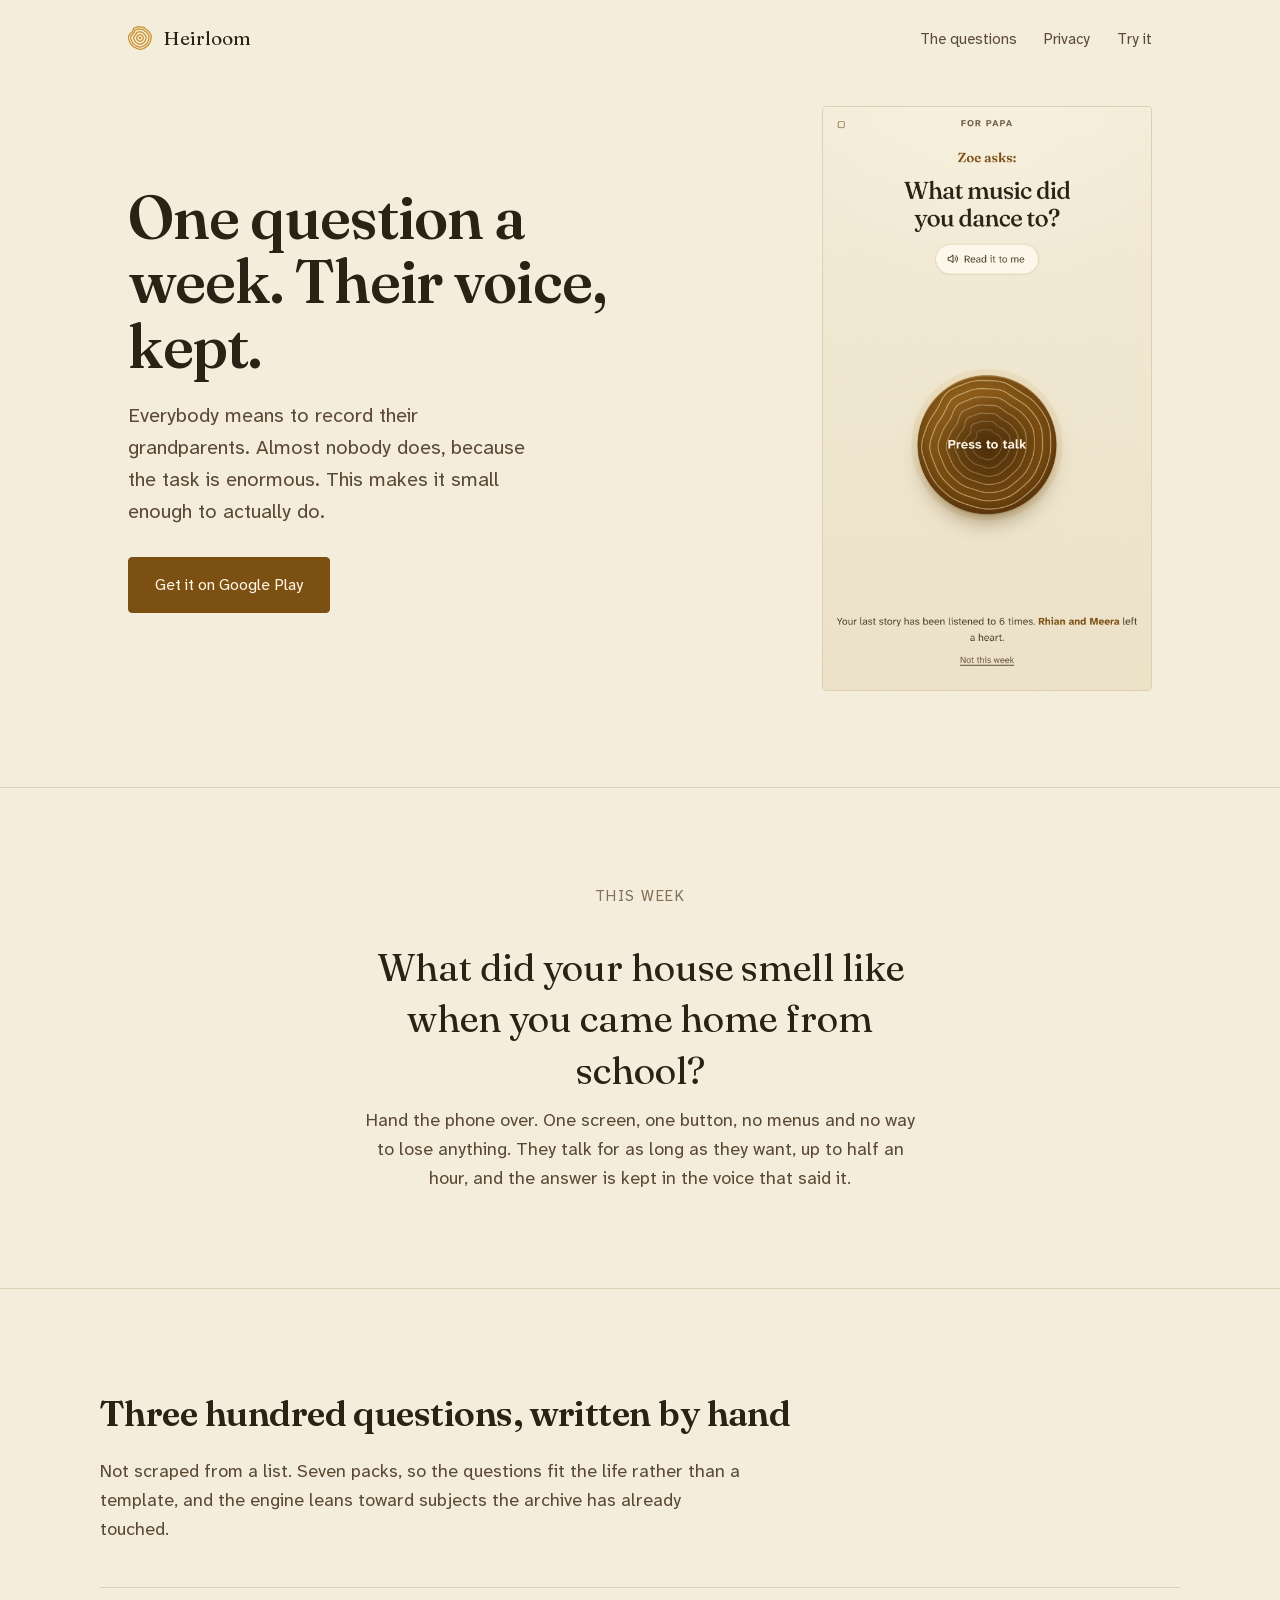
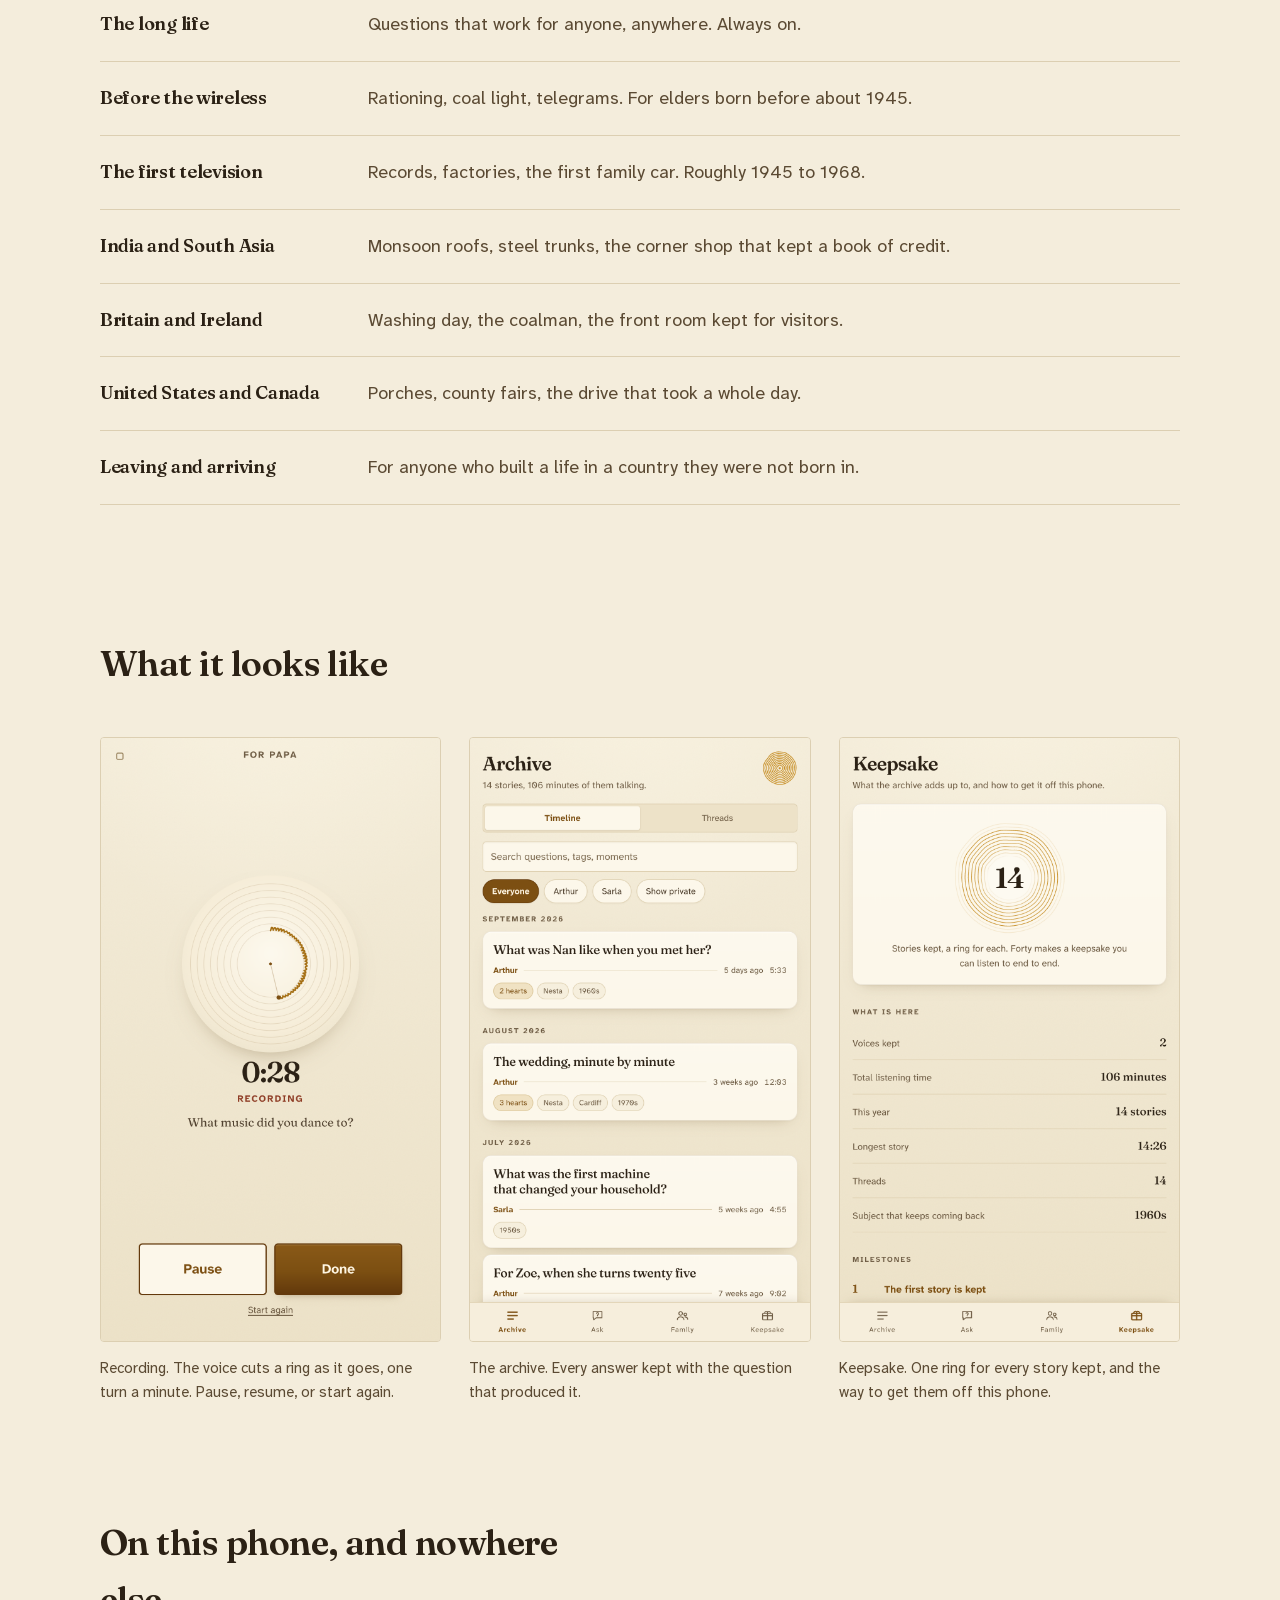
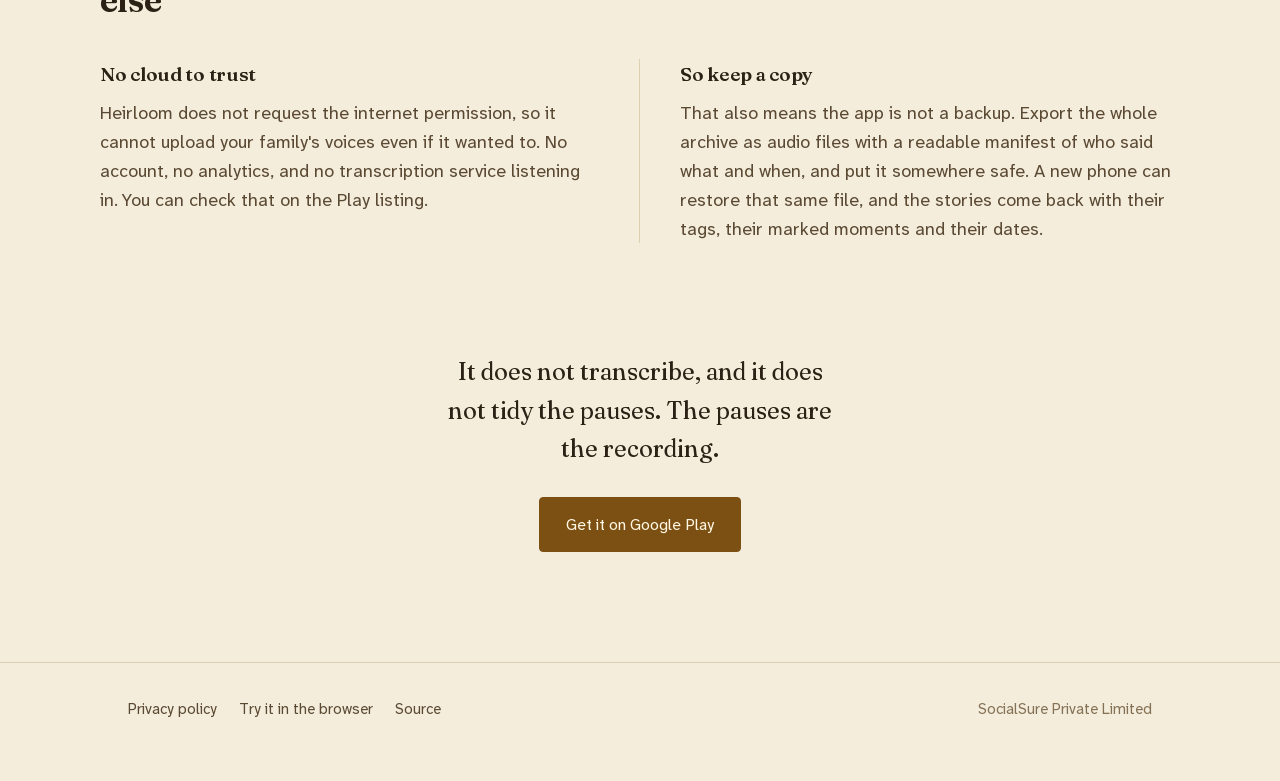
<file: docs/index.html>
<!doctype html>
<html lang="en">
<head>
<meta charset="utf-8">
<meta name="viewport" content="width=device-width, initial-scale=1">
<title>Heirloom. One question a week, their voice kept.</title>
<meta name="description" content="An Android app that interviews your grandparents one question a week and keeps the answers in their own voice. Three hundred hand-written prompts, elder mode, and no cloud at all.">
<meta property="og:title" content="Heirloom. One question a week, their voice kept.">
<meta property="og:description" content="Everybody means to record their grandparents. Almost nobody does. This makes it small enough to actually do.">
<link rel="icon" href="shots/icon.png">
<link rel="stylesheet" href="fonts/fonts.css">
<style>
  :root {
    --paper: #F4EDDC; --card: #FCF7EA; --ink: #2B2115; --soft: #5B4A33; --faint: #857256;
    --hair: #DCCFB2; --accent: #7C4F12; --accent-ink: #FFF6E3; --gold: #C9932E;
    --serif: "Fraunces", Iowan Old Style, Palatino, Georgia, serif;
    --sans: "Atkinson Hyperlegible Next", "Atkinson Hyperlegible", system-ui, -apple-system, sans-serif;
  }
  @media (prefers-color-scheme: dark) {
    :root { --paper: #1B1206; --card: #241808; --ink: #F2E7CE; --soft: #B49D75; --faint: #8B7A56;
            --hair: #3A2A12; --accent: #E7B65F; --accent-ink: #1B1206; --gold: #E7B65F; }
  }
  * { box-sizing: border-box; }
  body { margin: 0; background: var(--paper); color: var(--ink); font-family: var(--sans);
         font-size: 18px; line-height: 1.6; -webkit-font-smoothing: antialiased; }
  .wrap { max-width: 1080px; margin: 0 auto; padding: 0 28px; }
  a { color: var(--accent); }
  h1, h2, h3 { font-family: var(--serif); font-weight: 600; letter-spacing: -0.015em; }

  .cta { display: inline-block; background: var(--accent); color: var(--accent-ink); text-decoration: none;
         padding: 14px 26px; border-radius: 4px; font-size: 16px; border: 1px solid var(--accent);
         transition: transform .15s ease; }
  .cta:active { transform: translateY(1px); }

  nav { display: flex; align-items: center; justify-content: space-between; height: 76px; }
  .mark { display: flex; align-items: center; gap: 12px; font-family: var(--serif); font-size: 19px; }
  .mark i { display: block; width: 24px; height: 24px; color: var(--gold); }
  .mark i svg { display: block; }
  nav a { color: var(--soft); text-decoration: none; font-size: 15px; margin-left: 22px; }
  nav a:hover { color: var(--ink); }

  /* hero: split */
  .hero { display: grid; grid-template-columns: 1.05fr .95fr; gap: 56px; align-items: center; padding: 30px 0 96px; }
  .hero h1 { font-size: clamp(38px, 5vw, 60px); line-height: 1.08; margin: 0 0 20px; }
  .hero p { font-size: 20px; color: var(--soft); margin: 0 0 30px; max-width: 32ch; }
  .shot { width: 100%; height: auto; border-radius: 4px; border: 1px solid var(--hair); display: block; }
  .hero .shot { max-width: 330px; margin-left: auto; }

  /* the question: a full-width quiet band */
  .band { border-top: 1px solid var(--hair); border-bottom: 1px solid var(--hair); padding: 96px 0; text-align: center; }
  .band .q { font-family: var(--serif); font-size: clamp(26px, 3.4vw, 38px); line-height: 1.35; margin: 0 auto 10px; max-width: 22ch; }
  .band .qs { color: var(--faint); font-size: 15px; letter-spacing: .1em; text-transform: uppercase; margin: 0 0 34px; }
  .band .after { color: var(--soft); max-width: 46ch; margin: 0 auto; }

  /* packs: plain rows, no cards */
  .packs { padding: 96px 0 40px; }
  .packs h2 { font-size: clamp(28px, 3.2vw, 36px); margin: 0 0 14px; }
  .packs .sub { color: var(--soft); max-width: 54ch; margin: 0 0 44px; }
  .row { display: grid; grid-template-columns: 15rem 1fr; gap: 28px; padding: 22px 0; border-top: 1px solid var(--hair); }
  .row:last-child { border-bottom: 1px solid var(--hair); }
  .row h3 { margin: 0; font-size: 18px; }
  .row p { margin: 0; color: var(--soft); }

  /* gallery */
  .gallery { padding: 90px 0 20px; }
  .gallery h2 { font-size: clamp(28px, 3.2vw, 36px); margin: 0 0 44px; }
  .strip { display: grid; grid-template-columns: repeat(3, 1fr); gap: 28px; }
  .strip figure { margin: 0; }
  .strip figcaption { color: var(--soft); font-size: 15px; margin-top: 14px; }

  /* keeping */
  .keep { padding: 90px 0; }
  .keep h2 { font-size: clamp(28px, 3.2vw, 36px); margin: 0 0 20px; max-width: 20ch; }
  .cols { display: grid; grid-template-columns: 1fr 1fr; gap: 0; margin-top: 30px; }
  .cols > div { padding: 0 40px; }
  .cols > div:first-child { padding-left: 0; border-right: 1px solid var(--hair); }
  .cols > div:last-child { padding-right: 0; }
  .cols h3 { margin: 0 0 10px; font-size: 19px; }
  .cols p { margin: 0; color: var(--soft); }

  .close { text-align: center; padding: 20px 0 110px; }
  .close p { font-family: var(--serif); font-size: 24px; max-width: 24ch; margin: 0 auto 28px; }

  footer { border-top: 1px solid var(--hair); padding: 34px 0 60px; color: var(--faint); font-size: 15px; }
  footer .r { display: flex; justify-content: space-between; gap: 20px; flex-wrap: wrap; }
  footer a { color: var(--soft); text-decoration: none; margin-right: 18px; }

  .reveal { opacity: 0; transform: translateY(14px); transition: opacity .6s ease, transform .6s ease; }
  .reveal.in { opacity: 1; transform: none; }
  @media (prefers-reduced-motion: reduce) { .reveal { opacity: 1; transform: none; transition: none } }

  @media (max-width: 860px) {
    .hero { grid-template-columns: 1fr; gap: 36px; }
    .hero .shot { max-width: 300px; margin: 0 auto; }
    .strip { grid-template-columns: 1fr; max-width: 330px; margin: 0 auto; gap: 40px; }
    .cols { grid-template-columns: 1fr; }
    .cols > div { padding: 0 0 24px; }
    .cols > div:first-child { border-right: 0; border-bottom: 1px solid var(--hair); margin-bottom: 24px; }
    .row { grid-template-columns: 1fr; gap: 6px; }
    nav a { margin-left: 14px; font-size: 14px; }
  }
</style>
</head>
<body>

<div class="wrap">
  <nav>
    <span class="mark"><i><svg viewBox="0 0 24 24" width="24" height="24" fill="none" stroke="currentColor" stroke-width="1.3" stroke-linejoin="round" aria-hidden="true"><path d="M15.2 12.0L15.2 12.4L15.1 12.7L15.0 13.0L14.8 13.4L14.7 13.7L14.5 14.0L14.2 14.2L14.0 14.5L13.7 14.7L13.4 14.9L13.1 15.1L12.7 15.2L12.4 15.2L12.0 15.3L11.6 15.2L11.3 15.1L11.0 15.0L10.6 14.8L10.3 14.7L10.0 14.5L9.8 14.2L9.5 14.0L9.3 13.7L9.1 13.4L9.0 13.1L8.9 12.7L8.7 12.4L8.6 12.0L8.7 11.6L8.8 11.3L9.0 11.0L9.2 10.7L9.5 10.4L9.8 10.2L9.9 9.9L10.0 9.5L10.2 9.2L10.6 9.0L10.9 8.9L11.3 8.8L11.6 8.7L12.0 8.8L12.4 8.8L12.7 8.8L13.1 8.9L13.4 9.1L13.7 9.4L13.9 9.6L14.2 9.8L14.5 10.0L14.7 10.3L14.9 10.6L15.1 10.9L15.2 11.3L15.2 11.6L15.2 12.0Z"/><path d="M18.0 12.0L18.0 12.7L17.8 13.3L17.6 14.0L17.3 14.6L17.0 15.2L16.7 15.7L16.2 16.2L15.7 16.6L15.1 17.0L14.6 17.4L14.0 17.7L13.4 18.0L12.7 18.1L12.0 18.2L11.3 18.1L10.7 17.8L10.1 17.5L9.5 17.3L8.9 17.0L8.3 16.6L7.8 16.2L7.3 15.7L6.9 15.2L6.6 14.6L6.3 14.0L6.1 13.3L5.9 12.7L5.6 12.0L5.7 11.3L6.0 10.6L6.4 10.0L6.8 9.5L7.3 9.1L7.8 8.7L8.1 8.1L8.3 7.3L8.7 6.7L9.3 6.4L9.9 6.1L10.6 5.9L11.3 5.8L12.0 5.9L12.7 6.0L13.4 6.1L14.0 6.2L14.6 6.6L15.1 7.1L15.6 7.5L16.1 7.9L16.6 8.3L17.0 8.8L17.4 9.4L17.8 10.0L18.0 10.6L18.1 11.3L18.0 12.0Z"/><path d="M20.8 12.0L20.7 13.0L20.6 14.0L20.2 14.9L19.8 15.8L19.4 16.6L18.9 17.5L18.2 18.2L17.4 18.8L16.6 19.3L15.8 19.9L14.9 20.4L14.0 20.7L13.0 20.9L12.0 21.0L11.0 20.9L10.0 20.6L9.2 20.1L8.3 19.7L7.4 19.3L6.6 18.8L5.8 18.2L5.1 17.5L4.5 16.7L4.0 15.8L3.7 14.9L3.4 14.0L3.0 13.0L2.7 12.0L2.8 11.0L3.2 10.0L3.8 9.1L4.3 8.3L5.1 7.7L5.9 7.1L6.3 6.3L6.5 5.1L7.1 4.2L8.0 3.7L9.0 3.4L10.0 3.1L11.0 2.9L12.0 3.1L13.0 3.3L14.0 3.3L15.0 3.5L15.8 4.1L16.5 4.8L17.3 5.4L18.1 5.9L18.8 6.6L19.4 7.4L20.0 8.2L20.5 9.0L20.9 10.0L20.9 11.0L20.8 12.0Z"/><path d="M23.1 12.0L22.9 13.2L22.7 14.4L22.3 15.6L21.8 16.7L21.2 17.8L20.6 18.8L19.7 19.7L18.7 20.4L17.7 21.1L16.8 21.9L15.7 22.5L14.5 22.9L13.3 23.2L12.0 23.3L10.7 23.1L9.6 22.7L8.4 22.2L7.3 21.7L6.2 21.2L5.2 20.5L4.3 19.7L3.4 18.8L2.6 17.9L2.0 16.8L1.6 15.6L1.3 14.5L0.7 13.3L0.3 12.0L0.5 10.7L1.1 9.5L1.7 8.4L2.4 7.4L3.4 6.6L4.3 5.9L4.8 4.8L5.2 3.4L5.9 2.3L7.0 1.7L8.2 1.3L9.4 0.8L10.7 0.7L12.0 0.9L13.2 1.1L14.5 1.1L15.7 1.4L16.8 2.1L17.7 3.0L18.6 3.7L19.6 4.4L20.5 5.3L21.2 6.2L22.0 7.2L22.6 8.3L23.1 9.5L23.2 10.7L23.1 12.0Z"/><circle cx="12" cy="12" r="1.25" fill="currentColor" stroke="none"/></svg></i> Heirloom</span>
    <span>
      <a href="#questions">The questions</a>
      <a href="privacy-policy.html">Privacy</a>
      <a href="play/">Try it</a>
    </span>
  </nav>

  <header class="hero">
    <div>
      <h1>One question a week. Their voice, kept.</h1>
      <p>Everybody means to record their grandparents. Almost nobody does, because the task is enormous.
        This makes it small enough to actually do.</p>
      <a class="cta" href="https://play.google.com/store/apps/details?id=com.mohdshayan.heirloom">Get it on Google Play</a>
    </div>
    <img class="shot reveal" src="shots/01-elder.png" width="1080" height="1920"
         alt="Elder mode: one question in large type and a single record button.">
  </header>
</div>

<section class="band">
  <div class="wrap">
    <p class="qs">This week</p>
    <p class="q">What did your house smell like when you came home from school?</p>
    <p class="after">Hand the phone over. One screen, one button, no menus and no way to lose anything.
      They talk for as long as they want, up to half an hour, and the answer is kept in the voice that
      said it.</p>
  </div>
</section>

<section class="packs wrap" id="questions">
  <h2>Three hundred questions, written by hand</h2>
  <p class="sub">Not scraped from a list. Seven packs, so the questions fit the life rather than a
    template, and the engine leans toward subjects the archive has already touched.</p>

  <div class="row"><h3>The long life</h3><p>Questions that work for anyone, anywhere. Always on.</p></div>
  <div class="row"><h3>Before the wireless</h3><p>Rationing, coal light, telegrams. For elders born before about 1945.</p></div>
  <div class="row"><h3>The first television</h3><p>Records, factories, the first family car. Roughly 1945 to 1968.</p></div>
  <div class="row"><h3>India and South Asia</h3><p>Monsoon roofs, steel trunks, the corner shop that kept a book of credit.</p></div>
  <div class="row"><h3>Britain and Ireland</h3><p>Washing day, the coalman, the front room kept for visitors.</p></div>
  <div class="row"><h3>United States and Canada</h3><p>Porches, county fairs, the drive that took a whole day.</p></div>
  <div class="row"><h3>Leaving and arriving</h3><p>For anyone who built a life in a country they were not born in.</p></div>
</section>

<section class="gallery wrap">
  <h2>What it looks like</h2>
  <div class="strip">
    <figure class="reveal">
      <img class="shot" src="shots/02-recording.png" width="1080" height="1920" alt="A recording in progress: a ring being cut into a disc, with the running time below it.">
      <figcaption>Recording. The voice cuts a ring as it goes, one turn a minute. Pause, resume, or start again.</figcaption>
    </figure>
    <figure class="reveal">
      <img class="shot" src="shots/03-archive.png" width="1080" height="1920" alt="The archive: answers listed with their questions and dates.">
      <figcaption>The archive. Every answer kept with the question that produced it.</figcaption>
    </figure>
    <figure class="reveal">
      <img class="shot" src="shots/06-keepsake.png" width="1080" height="1920" alt="The keepsake screen: the archive drawn as a disc of rings, one for every story.">
      <figcaption>Keepsake. One ring for every story kept, and the way to get them off this phone.</figcaption>
    </figure>
  </div>
</section>

<section class="keep wrap">
  <h2>On this phone, and nowhere else</h2>
  <div class="cols">
    <div>
      <h3>No cloud to trust</h3>
      <p>Heirloom does not request the internet permission, so it cannot upload your family's voices even
        if it wanted to. No account, no analytics, and no transcription service listening in. You can
        check that on the Play listing.</p>
    </div>
    <div>
      <h3>So keep a copy</h3>
      <p>That also means the app is not a backup. Export the whole archive as audio files with a readable
        manifest of who said what and when, and put it somewhere safe. A new phone can restore that same
        file, and the stories come back with their tags, their marked moments and their dates.</p>
    </div>
  </div>
</section>

<section class="close wrap">
  <p>It does not transcribe, and it does not tidy the pauses. The pauses are the recording.</p>
  <a class="cta" href="https://play.google.com/store/apps/details?id=com.mohdshayan.heirloom">Get it on Google Play</a>
</section>

<footer>
  <div class="wrap r">
    <span>
      <a href="privacy-policy.html">Privacy policy</a>
      <a href="play/">Try it in the browser</a>
      <a href="https://github.com/shayanmohd/heirloom">Source</a>
    </span>
    <span>SocialSure Private Limited</span>
  </div>
</footer>

<script>
  const io = new IntersectionObserver((es) => {
    for (const e of es) if (e.isIntersecting) { e.target.classList.add('in'); io.unobserve(e.target) }
  }, { threshold: 0.15 });
  document.querySelectorAll('.reveal').forEach(el => io.observe(el));
</script>
</body>
</html>
</file>
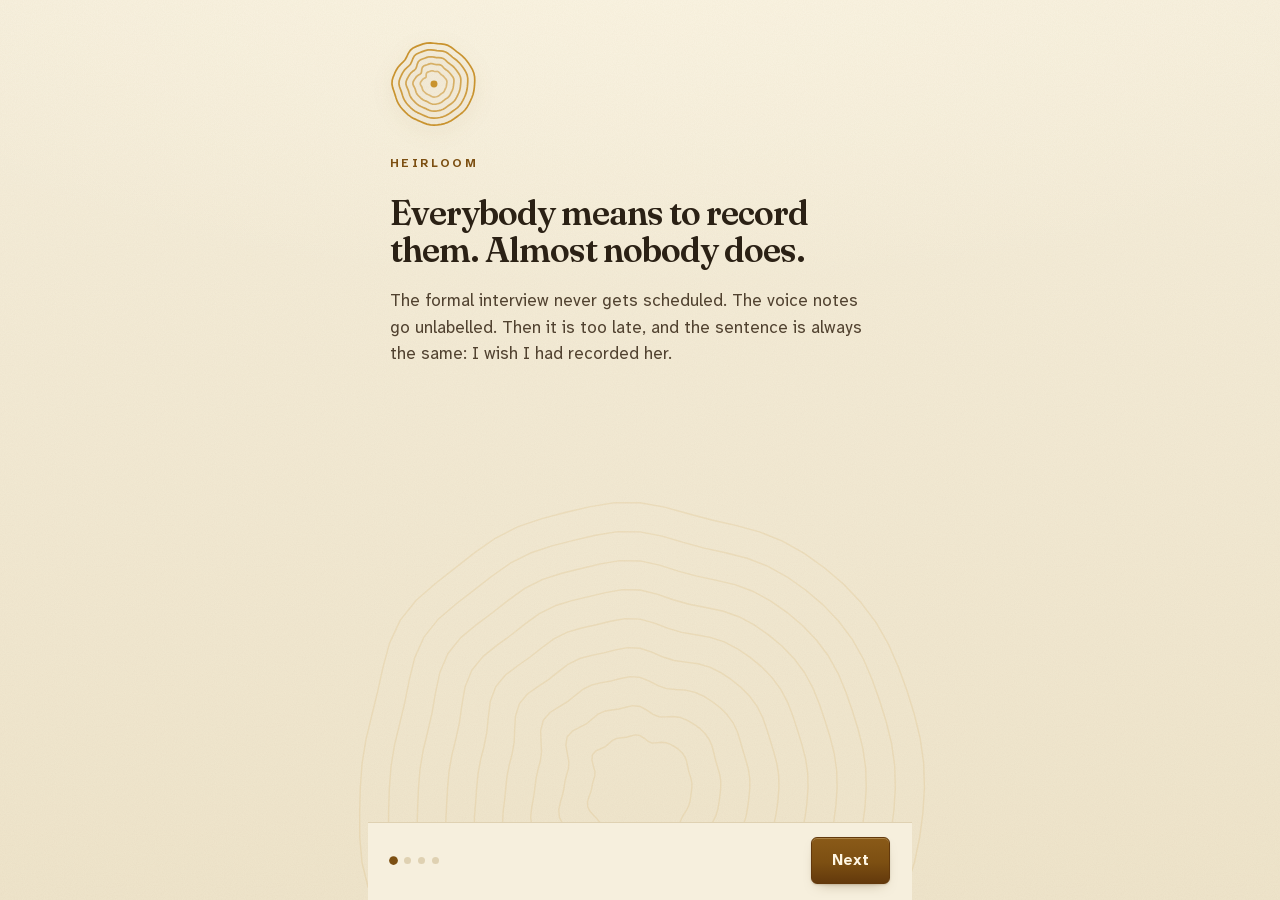
<file: web/index.html>
<!doctype html>
<html lang="en">
<head>
<meta charset="utf-8">
<meta name="viewport" content="width=device-width, initial-scale=1, maximum-scale=1, user-scalable=no, viewport-fit=cover">
<meta name="color-scheme" content="light">
<title>Heirloom</title>
<link rel="icon" href="data:,">
<link rel="stylesheet" href="fonts/fonts.css">
<link rel="stylesheet" href="css/style.css">
</head>
<body>

<main id="stage">

  <!-- ------------------------------------------------------ first run -->
  <section class="screen" id="onboard" hidden>
    <div class="ob-plate" id="obPlate" aria-hidden="true"></div>
    <div class="ob-scroll">
      <div class="ob-step" data-step="0">
        <div class="ob-mark" id="obMark" aria-hidden="true"></div>
        <p class="ob-eyebrow">Heirloom</p>
        <h1 class="ob-line">Everybody means to record them. Almost nobody does.</h1>
        <p class="ob-sub">The formal interview never gets scheduled. The voice notes go unlabelled. Then it is too late, and the sentence is always the same: I wish I had recorded her.</p>
      </div>
      <div class="ob-step" data-step="1" hidden>
        <p class="ob-eyebrow">The method</p>
        <h1 class="ob-line">One question a week. That is the whole thing.</h1>
        <p class="ob-sub">Record your life story is paralysing. Tell me about your first job is answerable in six minutes. Heirloom hands over one question at a time and keeps every answer in their own voice. Every story adds a ring.</p>
      </div>
      <div class="ob-step" data-step="2" hidden>
        <p class="ob-eyebrow">Where it lives</p>
        <h1 class="ob-line">On this phone, and nowhere else.</h1>
        <p class="ob-sub">There is no account and no cloud. Heirloom cannot open a network connection at all. Recordings stay in this app until you export them, and the export is a normal folder of audio files you can copy anywhere, or bring back into Heirloom on another phone.</p>
      </div>

      <div class="ob-step" data-step="3" hidden>
        <p class="ob-eyebrow">Set up</p>
        <h1 class="ob-line ob-small">Who are we going to listen to?</h1>
        <label class="fld"><span>Their name</span>
          <input id="obName" type="text" placeholder="Arthur" autocomplete="off" maxlength="40"></label>
        <label class="fld"><span>What the family calls them</span>
          <input id="obRel" type="text" placeholder="Papa" autocomplete="off" maxlength="30"></label>
        <div class="fld-row">
          <label class="fld"><span>Year they were born</span>
            <input id="obYear" type="number" inputmode="numeric" placeholder="1947" min="1880" max="2030"></label>
          <label class="fld"><span>Where they grew up</span>
            <input id="obPlace" type="text" placeholder="Cardiff" autocomplete="off" maxlength="40"></label>
        </div>
        <p class="fld-note">The year and the place only change which questions come up. A 1947 childhood gets asked about the wireless, not about cartoons.</p>
        <div class="fld"><span>Question packs</span><div class="packpick" id="obPacks"></div></div>
        <div class="fld-row">
          <label class="fld"><span>Ask them on</span>
            <select id="obDay"></select></label>
          <label class="fld"><span>At</span>
            <input id="obTime" type="time" value="15:00"></label>
        </div>
        <p class="fld-note">Sunday after lunch works better than any other slot. You can change it later.</p>
      </div>
    </div>
    <div class="ob-foot">
      <div class="dots" id="obDots"></div>
      <button class="btn" id="obNext">Next</button>
    </div>
  </section>

  <!-- -------------------------------------------------------- archive -->
  <section class="screen view" id="v-archive" hidden>
    <div class="scroller">
      <header class="head head-mark">
        <div class="head-text">
          <h1>Archive</h1>
          <p class="head-sub" id="archSub"></p>
        </div>
        <div class="head-art" id="archMark" aria-hidden="true"></div>
      </header>
      <div class="seg" id="archSeg">
        <button class="seg-b on" data-mode="timeline">Timeline</button>
        <button class="seg-b" data-mode="threads">Threads</button>
      </div>
      <div class="searchwrap">
        <input id="archSearch" type="search" placeholder="Search questions, tags, moments" autocomplete="off" aria-label="Search the archive">
      </div>
      <div class="chiprow" id="archChips"></div>
      <div id="archList"></div>
    </div>
  </section>

  <!-- ------------------------------------------------------------ ask -->
  <section class="screen view" id="v-ask" hidden>
    <div class="scroller">
      <header class="head">
        <h1>Ask</h1>
        <p class="head-sub">This week's question, and the ones the family wants answered.</p>
      </header>
      <div id="askList"></div>
    </div>
  </section>

  <!-- --------------------------------------------------------- family -->
  <section class="screen view" id="v-family" hidden>
    <div class="scroller">
      <header class="head">
        <h1 id="famTitle">Family</h1>
        <p class="head-sub">Who is telling, who is listening, and how this phone behaves.</p>
      </header>
      <div id="famBody"></div>
    </div>
  </section>

  <!-- ------------------------------------------------------- keepsake -->
  <section class="screen view" id="v-keepsake" hidden>
    <div class="scroller">
      <header class="head">
        <h1>Keepsake</h1>
        <p class="head-sub">What the archive adds up to, and how to get it off this phone.</p>
      </header>
      <div id="keepBody"></div>
    </div>
  </section>

  <!-- ---------------------------------------------------- elder mode -->
  <section class="screen" id="elder" hidden>
    <div class="elder-top">
      <button class="elder-exit" id="elderExit" aria-label="Hold to leave the big button screen"><span data-icon="exit"></span></button>
      <p class="elder-for" id="elderFor"></p>
    </div>

    <div class="elder-body" id="elderHome">
      <p class="elder-from" id="elderFrom" hidden></p>
      <p class="elder-q" id="elderQ"></p>
      <button class="speak" id="elderSpeak" hidden><span data-icon="speak"></span>Read it to me</button>
      <div class="elder-act">
        <button class="reccircle" id="elderRec">
          <span class="reccircle-rings" id="elderRings" aria-hidden="true"></span>
          <span class="reccircle-label">Press to talk</span>
        </button>
        <div class="elder-rest" id="elderRest" hidden aria-hidden="true"></div>
      </div>
      <p class="elder-react" id="elderReact"></p>
      <button class="linkbtn" id="elderSkip">Not this week</button>
    </div>

    <div class="elder-body" id="elderConsent" hidden>
      <p class="elder-q elder-q-sm">Before we start.</p>
      <ul class="consent">
        <li>This app records your voice when you press the big button, and only then.</li>
        <li>The recordings stay on this phone. Heirloom cannot send them anywhere.</li>
        <li>Your family can listen to them here, and can copy them out to keep.</li>
        <li>You can have any story deleted at any time, and you can stop at any time.</li>
      </ul>
      <button class="btn big" id="consentYes">I agree to be recorded</button>
      <button class="linkbtn" id="consentNo">Not now</button>
    </div>

    <div class="elder-body" id="elderRecording" hidden>
      <div class="rec-disc">
        <canvas id="recWave" width="264" height="264" aria-hidden="true"></canvas>
      </div>
      <p class="rec-time" id="recTime">0:00</p>
      <p class="rec-state" id="recState">Recording</p>
      <p class="rec-q" id="recQ"></p>
      <div class="rec-btns">
        <button class="bigbtn ghost" id="recPause">Pause</button>
        <button class="bigbtn" id="recDone">Done</button>
      </div>
      <button class="linkbtn" id="recRedo">Start again</button>
    </div>

    <div class="elder-body" id="elderDone" hidden>
      <div class="done-mark" id="doneMark" aria-hidden="true"></div>
      <p class="elder-q elder-q-sm" id="doneLine">Kept.</p>
      <p class="done-sub" id="doneSub"></p>
      <button class="btn big" id="doneOk">Finish</button>
    </div>

    <div class="elder-body" id="elderErr" hidden>
      <p class="elder-q elder-q-sm" id="errLine">The microphone did not start.</p>
      <p class="done-sub" id="errMsg"></p>
      <button class="btn big" id="errSettings" hidden>Open app settings</button>
      <button class="btn big" id="errRetry">Try again</button>
      <button class="linkbtn" id="errBack">Go back</button>
    </div>
  </section>

</main>

<nav id="tabs" hidden>
  <button class="tab" data-view="archive"><span class="tab-i" data-i="archive"></span>Archive</button>
  <button class="tab" data-view="ask"><span class="tab-i" data-i="ask"></span>Ask</button>
  <button class="tab" data-view="family"><span class="tab-i" data-i="family"></span>Family</button>
  <button class="tab" data-view="keepsake"><span class="tab-i" data-i="keepsake"></span>Keepsake</button>
</nav>

<div id="sheet" hidden>
  <div class="sheet-scrim" id="sheetScrim"></div>
  <div class="sheet-panel" role="dialog" aria-modal="true">
    <div class="sheet-grab"></div>
    <div id="sheetBody"></div>
  </div>
</div>

<div id="toast" hidden></div>
<input type="file" id="importFile" accept=".zip,application/zip" hidden>

<script src="js/content.js"></script>
<script src="js/store.js"></script>
<script src="js/recorder.js"></script>
<script src="js/app.js"></script>
</body>
</html>
</file>
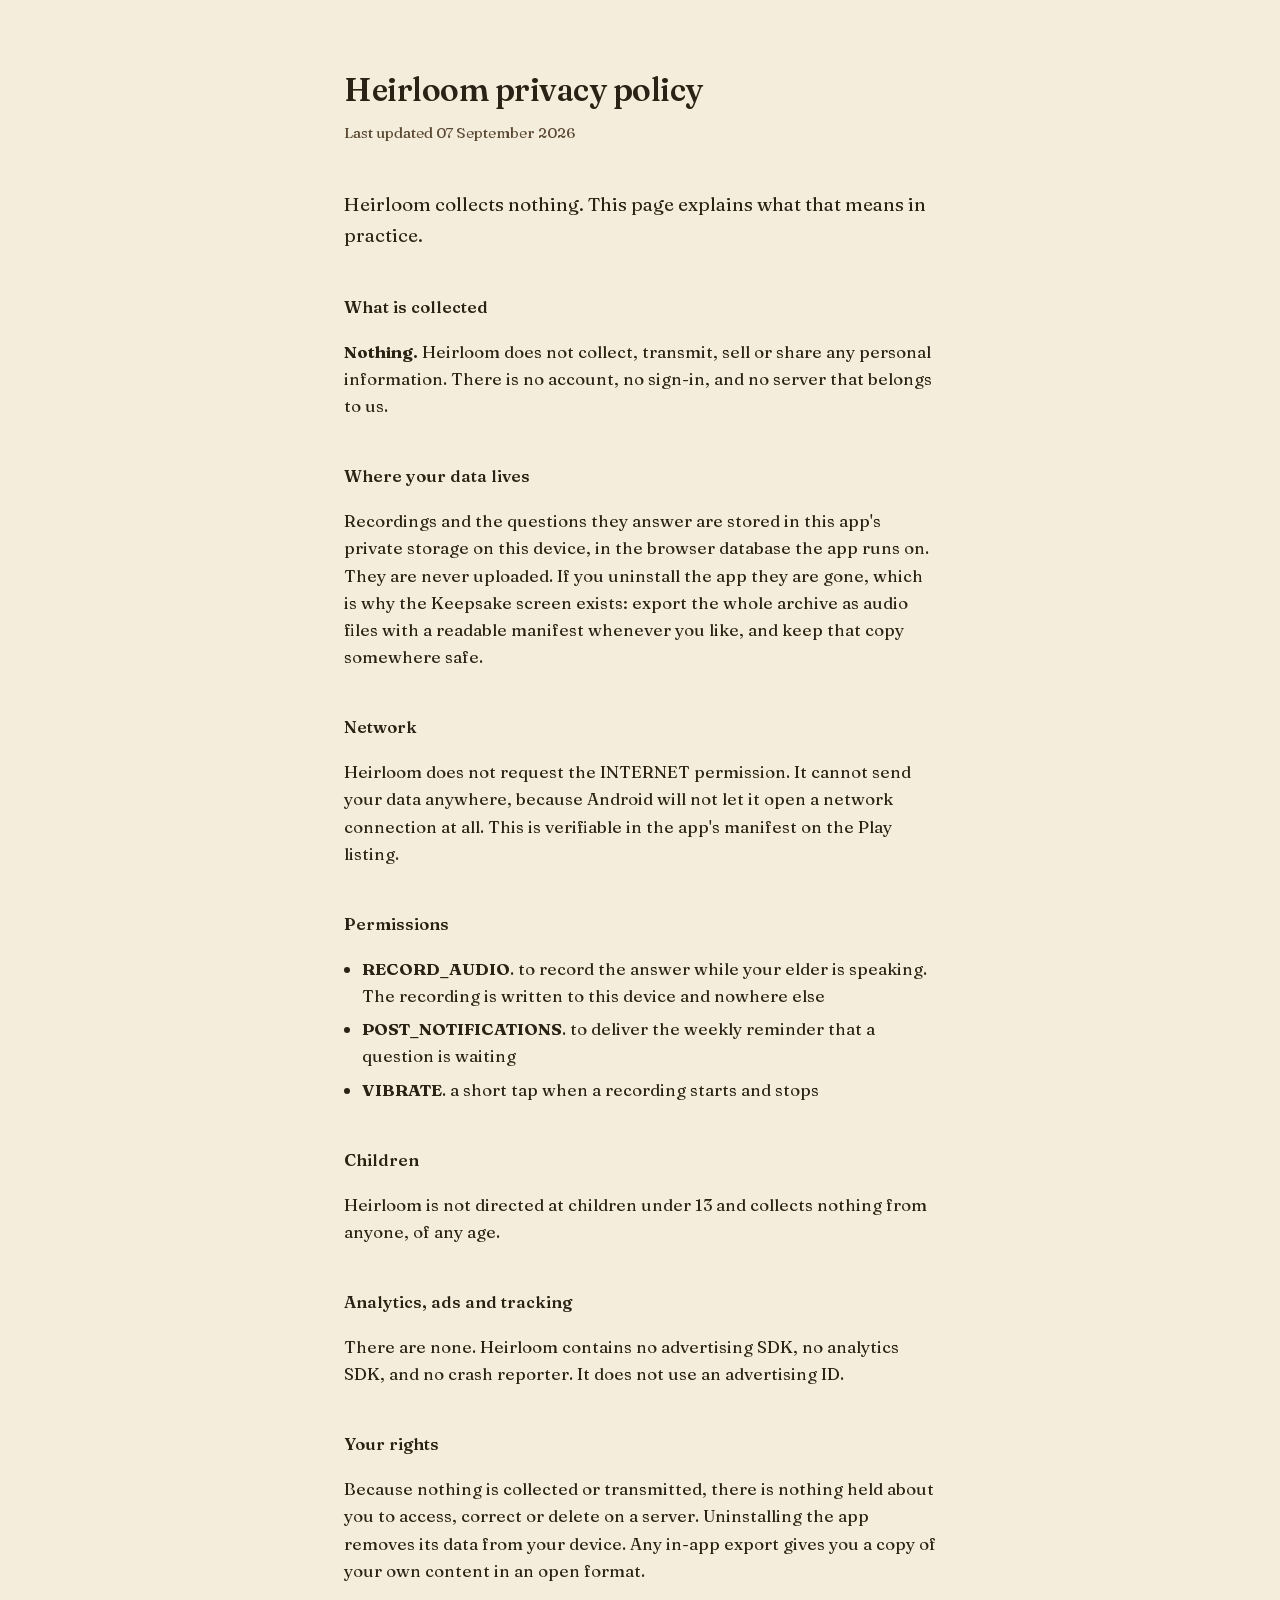
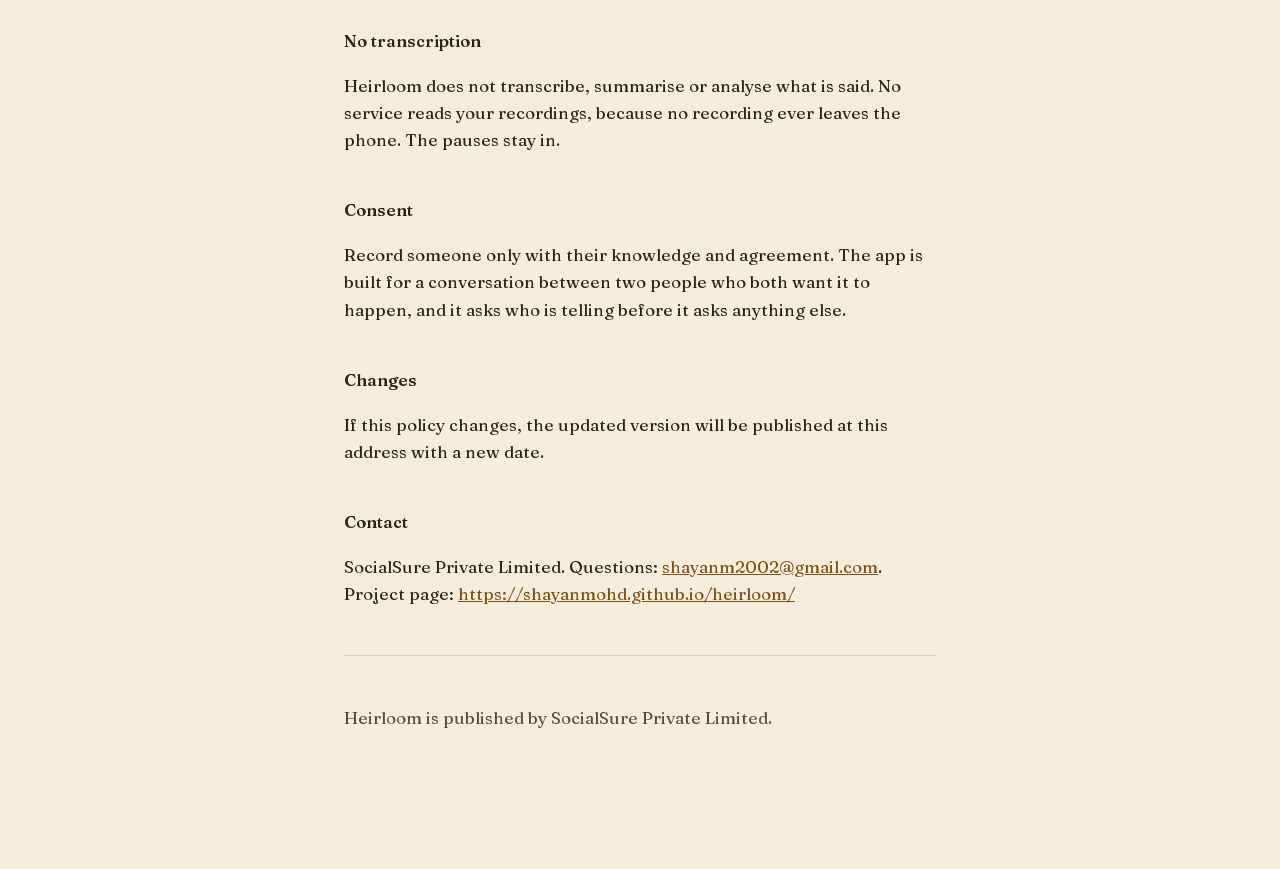
<file: docs/privacy-policy.html>
<!doctype html>
<html lang="en">
<head>
<meta charset="utf-8">
<meta name="viewport" content="width=device-width, initial-scale=1">
<title>Heirloom privacy policy</title>
<link rel="stylesheet" href="fonts/fonts.css">
<style>
  :root { color-scheme: light dark; --bg:#F4EDDC; --fg:#2B2115; --muted:#5B4A33; --hair:#DCCFB2; --accent:#7C4F12; }
  @media (prefers-color-scheme: dark) {
    :root { --bg:#1B1206; --fg:#F2E7CE; --muted:#B49D75; --hair:#3A2A12; --accent:#E7B65F; }
  }
  * { box-sizing: border-box; }
  body { margin: 0 auto; padding: 64px 24px 120px; max-width: 40rem;
    font-family: Fraunces, Iowan Old Style, Palatino, Georgia, serif; font-size: 17px; line-height: 1.6;
    background: var(--bg); color: var(--fg); }
  h1 { font-size: 2rem; letter-spacing: -0.015em; margin: 0 0 6px; font-weight: 600; }
  h2 { font-size: 1.05rem; margin: 44px 0 8px; font-weight: 600; }
  .meta { color: var(--muted); margin: 0 0 44px; font-size: 15px; }
  p, li { color: var(--fg); }
  .muted { color: var(--muted); }
  ul { padding-left: 1.1rem; }
  li { margin-bottom: 6px; }
  a { color: var(--accent); }
  hr { border: 0; border-top: 1px solid var(--hair); margin: 48px 0; }
  .lead { font-size: 19px; }
</style>
</head>
<body>
<h1>Heirloom privacy policy</h1>
<p class="meta">Last updated 07 September 2026</p>

<p class="lead">Heirloom collects nothing. This page explains what that means in practice.</p>

<h2>What is collected</h2>
<p><b>Nothing.</b> Heirloom does not collect, transmit, sell or share any personal information. There is no account, no sign-in, and no server that belongs to us.</p>

<h2>Where your data lives</h2>
<p>Recordings and the questions they answer are stored in this app&#x27;s private storage on this device, in the browser database the app runs on. They are never uploaded. If you uninstall the app they are gone, which is why the Keepsake screen exists: export the whole archive as audio files with a readable manifest whenever you like, and keep that copy somewhere safe.</p>

<h2>Network</h2>
<p>Heirloom does not request the INTERNET permission. It cannot send your data anywhere, because Android will not let it open a network connection at all. This is verifiable in the app's manifest on the Play listing.</p>

<h2>Permissions</h2>
<ul><li><b>RECORD_AUDIO</b>. to record the answer while your elder is speaking. The recording is written to this device and nowhere else</li><li><b>POST_NOTIFICATIONS</b>. to deliver the weekly reminder that a question is waiting</li><li><b>VIBRATE</b>. a short tap when a recording starts and stops</li></ul>

<h2>Children</h2>
<p>Heirloom is not directed at children under 13 and collects nothing from anyone, of any age.</p>

<h2>Analytics, ads and tracking</h2>
<p>There are none. Heirloom contains no advertising SDK, no analytics SDK, and no crash reporter.
It does not use an advertising ID.</p>

<h2>Your rights</h2>
<p>Because nothing is collected or transmitted, there is nothing held about you to access, correct or
delete on a server. Uninstalling the app removes its data from your device. Any in-app export gives
you a copy of your own content in an open format.</p>
<h2>No transcription</h2><p>Heirloom does not transcribe, summarise or analyse what is said. No service reads your recordings, because no recording ever leaves the phone. The pauses stay in.</p><h2>Consent</h2><p>Record someone only with their knowledge and agreement. The app is built for a conversation between two people who both want it to happen, and it asks who is telling before it asks anything else.</p>
<h2>Changes</h2>
<p>If this policy changes, the updated version will be published at this address with a new date.</p>

<h2>Contact</h2>
<p>SocialSure Private Limited. Questions: <a href="mailto:shayanm2002@gmail.com">shayanm2002@gmail.com</a>. Project page: <a href="https://shayanmohd.github.io/heirloom/">https://shayanmohd.github.io/heirloom/</a></p>

<hr>
<p class="muted">Heirloom is published by SocialSure Private Limited.</p>
</body>
</html>
</file>
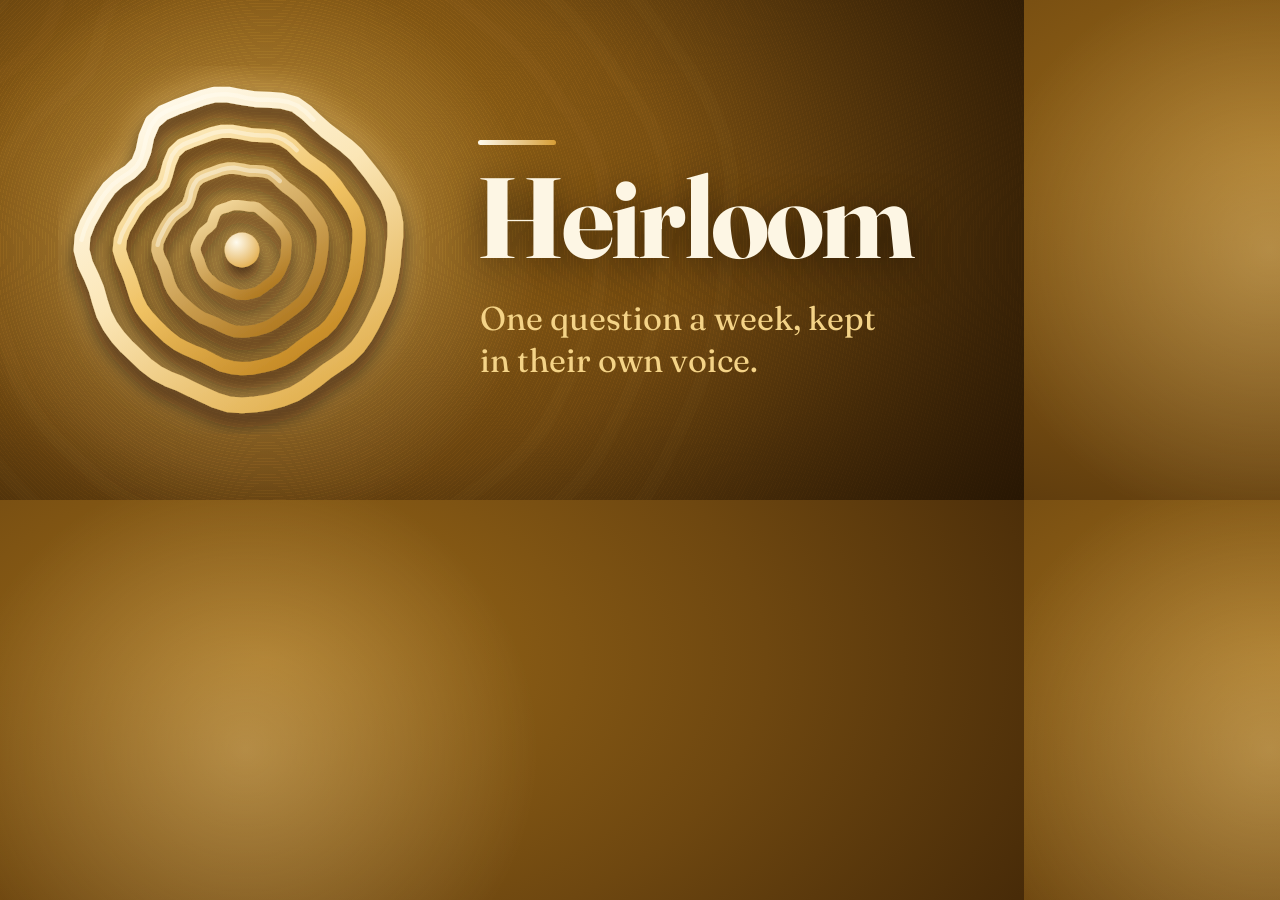
<file: store/feature.html>
<!doctype html>
<html lang="en">
<head>
<meta charset="utf-8">
<style>
  @font-face { font-family: "Display"; src: url("display.ttf"); }
  html, body { margin: 0; width: 1024px; height: 500px; overflow: hidden; }
  body {
    position: relative; color: #FDF6E4; font-family: "Display", Georgia, serif;
    background:
      radial-gradient(46% 92% at 24% 50%, rgba(255, 226, 162, 0.34), rgba(231, 174, 78, 0) 62%),
      radial-gradient(122% 150% at 26% 32%, #9C6A18 0%, #6E4710 40%, #3D2306 76%, #1F1202 100%);
  }
  /* the same fine grain the app carries on its paper */
  .grain { position: absolute; inset: 0; opacity: 0.09; mix-blend-mode: overlay;
    background-image: repeating-radial-gradient(circle at 26% 50%, rgba(255,244,214,0.9) 0 0.7px, transparent 0.7px 3.2px); }
  .vignette { position: absolute; inset: 0;
    background: radial-gradient(78% 108% at 32% 46%, rgba(0,0,0,0) 46%, rgba(20, 11, 1, 0.52) 100%); }
  svg.grainrings { position: absolute; left: -150px; top: -196px; width: 892px; height: 892px; opacity: 0.16; }
  svg.mark { position: absolute; left: 58px; top: 66px; width: 368px; height: 368px; }
  .rule { position: absolute; left: 478px; top: 140px; width: 78px; height: 5px; border-radius: 3px;
          background: linear-gradient(90deg, #FFFAEC, #D79E36); }
  .copy { position: absolute; left: 476px; top: 160px; width: 512px; }
  h1 { margin: 0; font-size: 114px; line-height: 1; letter-spacing: -0.025em; font-weight: 700;
       text-shadow: 0 8px 36px rgba(20, 11, 1, 0.6); }
  p { margin: 24px 0 0 4px; font-size: 33px; line-height: 1.26; color: #F4D387; max-width: 424px; }
</style>
</head>
<body>
  <div class="grain"></div>
  <svg class="grainrings" viewBox="0 0 108 108" aria-hidden="true"></svg>
  <div class="vignette"></div>
  <svg class="mark" viewBox="18 18 72 72" aria-hidden="true"></svg>
  <div class="rule"></div>
  <div class="copy">
    <h1>Heirloom</h1>
    <p>One question a week, kept in their own voice.</p>
  </div>
<script>
/* The mark and the grain behind it are the icon file itself, so the two never drift apart. */
fetch('icon.svg').then(r => r.text()).then(t => {
  const doc = new DOMParser().parseFromString(t, 'image/svg+xml');
  const mark = document.querySelector('svg.mark');
  const rings = document.querySelector('svg.grainrings');
  const bg = doc.getElementById('bg');
  bg.querySelectorAll('rect').forEach(r => r.remove());
  rings.appendChild(bg);
  mark.appendChild(doc.querySelector('defs'));
  mark.appendChild(doc.getElementById('fg'));
});
</script>
</body>
</html>
</file>
<file: docs/fonts/fonts.css>
/* latin-ext */
@font-face {
  font-family: 'Atkinson Hyperlegible Next';
  font-style: normal;
  font-weight: 400 700;
  font-display: swap;
  src: url(NaPNcYPdHfdVxJw0IfIP0lvYFqijb-UxCtm5_wdGseiHn3q0pkZ_S2Q.woff2) format('woff2');
  unicode-range: U+0100-02BA, U+02BD-02C5, U+02C7-02CC, U+02CE-02D7, U+02DD-02FF, U+0304, U+0308, U+0329, U+1D00-1DBF, U+1E00-1E9F, U+1EF2-1EFF, U+2020, U+20A0-20AB, U+20AD-20C0, U+2113, U+2C60-2C7F, U+A720-A7FF;
}
/* latin */
@font-face {
  font-family: 'Atkinson Hyperlegible Next';
  font-style: normal;
  font-weight: 400 700;
  font-display: swap;
  src: url(NaPNcYPdHfdVxJw0IfIP0lvYFqijb-UxCtm5_wdGseiJn3q0pkZ_.woff2) format('woff2');
  unicode-range: U+0000-00FF, U+0131, U+0152-0153, U+02BB-02BC, U+02C6, U+02DA, U+02DC, U+0304, U+0308, U+0329, U+2000-206F, U+20AC, U+2122, U+2191, U+2193, U+2212, U+2215, U+FEFF, U+FFFD;
}
/* vietnamese */
@font-face {
  font-family: 'Fraunces';
  font-style: normal;
  font-weight: 400 700;
  font-display: swap;
  src: url(6NU78FyLNQOQZAnv9bYEvDiIdE9Ea92uemAk_WBq8U_9v0c2Wa0KxCBTeP2Xz5fU8w.woff2) format('woff2');
  unicode-range: U+0102-0103, U+0110-0111, U+0128-0129, U+0168-0169, U+01A0-01A1, U+01AF-01B0, U+0300-0301, U+0303-0304, U+0308-0309, U+0323, U+0329, U+1EA0-1EF9, U+20AB;
}
/* latin-ext */
@font-face {
  font-family: 'Fraunces';
  font-style: normal;
  font-weight: 400 700;
  font-display: swap;
  src: url(6NU78FyLNQOQZAnv9bYEvDiIdE9Ea92uemAk_WBq8U_9v0c2Wa0KxCFTeP2Xz5fU8w.woff2) format('woff2');
  unicode-range: U+0100-02BA, U+02BD-02C5, U+02C7-02CC, U+02CE-02D7, U+02DD-02FF, U+0304, U+0308, U+0329, U+1D00-1DBF, U+1E00-1E9F, U+1EF2-1EFF, U+2020, U+20A0-20AB, U+20AD-20C0, U+2113, U+2C60-2C7F, U+A720-A7FF;
}
/* latin */
@font-face {
  font-family: 'Fraunces';
  font-style: normal;
  font-weight: 400 700;
  font-display: swap;
  src: url(6NU78FyLNQOQZAnv9bYEvDiIdE9Ea92uemAk_WBq8U_9v0c2Wa0KxC9TeP2Xz5c.woff2) format('woff2');
  unicode-range: U+0000-00FF, U+0131, U+0152-0153, U+02BB-02BC, U+02C6, U+02DA, U+02DC, U+0304, U+0308, U+0329, U+2000-206F, U+20AC, U+2122, U+2191, U+2193, U+2212, U+2215, U+FEFF, U+FFFD;
}
</file>
<file: web/fonts/fonts.css>
/* latin-ext */
@font-face {
  font-family: 'Atkinson Hyperlegible Next';
  font-style: normal;
  font-weight: 400 700;
  font-display: swap;
  src: url(NaPNcYPdHfdVxJw0IfIP0lvYFqijb-UxCtm5_wdGseiHn3q0pkZ_S2Q.woff2) format('woff2');
  unicode-range: U+0100-02BA, U+02BD-02C5, U+02C7-02CC, U+02CE-02D7, U+02DD-02FF, U+0304, U+0308, U+0329, U+1D00-1DBF, U+1E00-1E9F, U+1EF2-1EFF, U+2020, U+20A0-20AB, U+20AD-20C0, U+2113, U+2C60-2C7F, U+A720-A7FF;
}
/* latin */
@font-face {
  font-family: 'Atkinson Hyperlegible Next';
  font-style: normal;
  font-weight: 400 700;
  font-display: swap;
  src: url(NaPNcYPdHfdVxJw0IfIP0lvYFqijb-UxCtm5_wdGseiJn3q0pkZ_.woff2) format('woff2');
  unicode-range: U+0000-00FF, U+0131, U+0152-0153, U+02BB-02BC, U+02C6, U+02DA, U+02DC, U+0304, U+0308, U+0329, U+2000-206F, U+20AC, U+2122, U+2191, U+2193, U+2212, U+2215, U+FEFF, U+FFFD;
}
/* vietnamese */
@font-face {
  font-family: 'Fraunces';
  font-style: normal;
  font-weight: 400 700;
  font-display: swap;
  src: url(6NU78FyLNQOQZAnv9bYEvDiIdE9Ea92uemAk_WBq8U_9v0c2Wa0KxCBTeP2Xz5fU8w.woff2) format('woff2');
  unicode-range: U+0102-0103, U+0110-0111, U+0128-0129, U+0168-0169, U+01A0-01A1, U+01AF-01B0, U+0300-0301, U+0303-0304, U+0308-0309, U+0323, U+0329, U+1EA0-1EF9, U+20AB;
}
/* latin-ext */
@font-face {
  font-family: 'Fraunces';
  font-style: normal;
  font-weight: 400 700;
  font-display: swap;
  src: url(6NU78FyLNQOQZAnv9bYEvDiIdE9Ea92uemAk_WBq8U_9v0c2Wa0KxCFTeP2Xz5fU8w.woff2) format('woff2');
  unicode-range: U+0100-02BA, U+02BD-02C5, U+02C7-02CC, U+02CE-02D7, U+02DD-02FF, U+0304, U+0308, U+0329, U+1D00-1DBF, U+1E00-1E9F, U+1EF2-1EFF, U+2020, U+20A0-20AB, U+20AD-20C0, U+2113, U+2C60-2C7F, U+A720-A7FF;
}
/* latin */
@font-face {
  font-family: 'Fraunces';
  font-style: normal;
  font-weight: 400 700;
  font-display: swap;
  src: url(6NU78FyLNQOQZAnv9bYEvDiIdE9Ea92uemAk_WBq8U_9v0c2Wa0KxC9TeP2Xz5c.woff2) format('woff2');
  unicode-range: U+0000-00FF, U+0131, U+0152-0153, U+02BB-02BC, U+02C6, U+02DA, U+02DC, U+0304, U+0308, U+0329, U+2000-206F, U+20AC, U+2122, U+2191, U+2193, U+2212, U+2215, U+FEFF, U+FFFD;
}
</file>
<file: web/css/style.css>
/* Heirloom. Cream paper, sepia ink, one gold. The mark is a set of rings whose edges wobble
   like a voice, and it is drawn by code on every screen: the archive grows a ring per story,
   the big button is a disc of them, a recording draws one as it goes. Fraunces carries the
   questions because a question should look like it came from a letter. Atkinson Hyperlegible
   carries everything a 78 year old has to read at arm's length. Light only: a keepsake box is
   not a dark interface. */

:root {
  /* Heirloom is a light interface on purpose, so the browser is told not to repaint
     form controls when the phone itself is set to dark. */
  color-scheme: light;
  --paper: #F6EFDD;
  --paper-deep: #EFE5CC;
  --card: #FCF7EA;
  --well: #EDE2C8;
  --ink: #2B2115;
  --ink-2: #514230;
  --ink-3: #6F5D45;
  --hair: #DFD1B2;
  --hair-soft: rgba(92, 64, 20, .10);
  --accent: #7C4F12;
  --accent-deep: #63390C;
  --accent-ink: #FFF6E3;
  --gold: #C9932E;
  --gold-light: #E8BE5C;
  /* the same gold taken down until it clears 3:1 on paper, for anything that is a control */
  --gold-deep: #A56F14;
  --tint: #F0E2C3;
  --danger: #8E3B24;
  --shadow: 92, 64, 20;
  --r: 6px;
  --r-lg: 14px;
  --serif: "Fraunces", Iowan Old Style, Palatino, Georgia, serif;
  --sans: "Atkinson Hyperlegible Next", "Atkinson Hyperlegible", system-ui, -apple-system, sans-serif;
  --measure: 34rem;
  --ease: cubic-bezier(.2, .7, .2, 1);
}

* { box-sizing: border-box; -webkit-tap-highlight-color: transparent; }

html, body {
  margin: 0; height: 100%;
  background: var(--paper);
  color: var(--ink);
  font-family: var(--sans);
  font-size: 16px;
  line-height: 1.55;
  -webkit-font-smoothing: antialiased;
  overscroll-behavior: none;
}
body {
  background:
    radial-gradient(120% 70% at 50% -10%, #FBF5E4 0%, rgba(251, 245, 228, 0) 60%),
    linear-gradient(180deg, var(--paper) 0%, var(--paper-deep) 100%);
  background-attachment: fixed;
}
/* paper grain: the one texture, everywhere, faint */
body::before {
  content: ""; position: fixed; inset: 0; z-index: 0; pointer-events: none; opacity: .055;
  mix-blend-mode: multiply;
  background-image: url("data:image/svg+xml;utf8,<svg xmlns='http://www.w3.org/2000/svg' width='160' height='160'><filter id='g'><feTurbulence type='fractalNoise' baseFrequency='.9' numOctaves='2' stitchTiles='stitch'/><feColorMatrix values='0 0 0 0 0.3 0 0 0 0 0.2 0 0 0 0 0.05 0 0 0 .9 0'/></filter><rect width='160' height='160' filter='url(%23g)'/></svg>");
}
input, select, textarea, button { font: inherit; color: inherit; }
button { touch-action: manipulation; }

#stage { position: fixed; inset: 0 0 var(--tabh, 0px) 0; z-index: 1; }
body.has-tabs { --tabh: calc(62px + var(--sab, 0px)); }

.screen { position: absolute; inset: 0; display: flex; flex-direction: column; }
.screen[hidden], [hidden] { display: none !important; }
.view.enter { animation: viewIn .32s var(--ease); }
@keyframes viewIn { from { opacity: 0; transform: translateY(8px); } to { opacity: 1; transform: none; } }

.scroller {
  flex: 1; overflow-y: auto; -webkit-overflow-scrolling: touch;
  padding: calc(24px + var(--sat, 0px)) 20px 48px;
  width: 100%; max-width: var(--measure); margin: 0 auto;
}

/* ---------------------------------------------------------------- type -- */
h1 { font-family: var(--serif); font-size: 31px; line-height: 1.08; letter-spacing: -0.028em;
     font-weight: 600; margin: 0; text-wrap: balance; }
h2 { font-family: var(--sans); font-size: 12px; letter-spacing: 0.16em; text-transform: uppercase;
     color: var(--ink-3); font-weight: 700; margin: 34px 0 12px; }
h2:first-child { margin-top: 6px; }
.head { margin-bottom: 18px; }
.head-mark { display: flex; align-items: flex-start; justify-content: space-between; gap: 14px; }
.head-text { min-width: 0; }
.head-art { flex: none; color: var(--gold); margin-top: -4px; }
.head-art .rings { display: block; width: 56px; height: 56px; }
.head-sub { color: var(--ink-3); font-size: 15px; margin: 6px 0 0; text-wrap: pretty; }
.q { font-family: var(--serif); font-weight: 500; letter-spacing: -0.015em; line-height: 1.24; text-wrap: balance; }
.muted { color: var(--ink-3); }
.tiny { font-size: 13px; color: var(--ink-3); }
.note { font-size: 14px; color: var(--ink-3); margin: 10px 0 0; text-wrap: pretty; }
.rings { color: inherit; }
.ic { width: 20px; height: 20px; display: inline-block; vertical-align: -5px; flex: none; }

/* -------------------------------------------------------------- pieces -- */
.card, .askcard, .meter, .player, .story, .tellcard {
  background: linear-gradient(180deg, #FDF9EE 0%, var(--card) 100%);
  border: 1px solid var(--hair-soft);
  border-radius: var(--r-lg);
  box-shadow: inset 0 1px 0 rgba(255, 255, 255, .7), 0 1px 2px rgba(var(--shadow), .06), 0 10px 24px -14px rgba(var(--shadow), .35);
}
.card { padding: 18px; margin-bottom: 12px; }
.card.flat { background: none; box-shadow: none; border-color: var(--hair); }
.row { display: flex; align-items: center; gap: 12px; }
.row.between { justify-content: space-between; }
.grow { flex: 1; min-width: 0; }

.btn {
  display: inline-flex; align-items: center; justify-content: center; gap: 8px;
  background: linear-gradient(180deg, #8A5A18 0%, var(--accent) 55%, var(--accent-deep) 100%);
  color: var(--accent-ink); border: 1px solid var(--accent-deep);
  border-radius: var(--r); padding: 12px 20px; font-size: 16px; font-weight: 700; line-height: 1.3;
  cursor: pointer; transition: transform .12s var(--ease), box-shadow .2s var(--ease), opacity .2s;
  box-shadow: inset 0 1px 0 rgba(255, 236, 190, .28), 0 1px 2px rgba(var(--shadow), .18), 0 6px 14px -8px rgba(var(--shadow), .5);
}
.btn:active { transform: translateY(1px) scale(.985); box-shadow: inset 0 1px 0 rgba(255, 236, 190, .1), 0 1px 1px rgba(var(--shadow), .15); }
.btn[disabled] { opacity: .55; cursor: default; }
.btn.busy { position: relative; }
.btn.busy::after { content: ""; width: 14px; height: 14px; border-radius: 50%; border: 2px solid currentColor; border-right-color: transparent;
                   animation: spin .8s linear infinite; margin-left: 4px; }
.btn.ghost { background: transparent; color: var(--accent); border-color: var(--accent); box-shadow: none; }
.btn.ghost:active { background: var(--tint); }
.btn.quiet { background: transparent; color: var(--ink-2); border-color: var(--hair); font-weight: 400; box-shadow: none; }
.btn.quiet:active { background: var(--tint); }
.btn.wide { width: 100%; }
.btn.sm { padding: 8px 14px; font-size: 14px; }
.btn.danger { background: transparent; color: var(--danger); border-color: var(--danger); box-shadow: none; }
.btn.iconbtn { padding: 8px; width: 40px; height: 40px; }
.linkbtn {
  background: none; border: 0; color: var(--ink-3); text-decoration: underline;
  text-underline-offset: 3px; padding: 12px; font-size: 15px; cursor: pointer; border-radius: var(--r);
  transition: transform .12s var(--ease);
}
.linkbtn:active { transform: translateY(1px); }
@keyframes spin { to { transform: rotate(360deg); } }

.seg { display: flex; gap: 0; border: 1px solid var(--hair); border-radius: var(--r); background: var(--well);
       overflow: hidden; margin-bottom: 14px; padding: 3px; }
.seg-b { flex: 1; background: none; border: 0; padding: 8px 0; font-size: 14px; color: var(--ink-3);
         cursor: pointer; border-radius: 4px; transition: background .18s var(--ease), color .18s; }
.seg-b.on { background: var(--card); color: var(--accent); font-weight: 700;
            box-shadow: 0 1px 2px rgba(var(--shadow), .18); }
.seg-b:active { transform: scale(.98); }

.searchwrap { margin-bottom: 12px; }
#archSearch, .fld input, .fld select, .fld textarea, .inp {
  width: 100%; background: var(--card); border: 1px solid var(--hair); border-radius: var(--r);
  padding: 11px 12px; font-size: 16px; color: var(--ink);
  box-shadow: inset 0 1px 2px rgba(var(--shadow), .06);
  transition: border-color .15s, box-shadow .15s;
}
#archSearch::placeholder, .fld input::placeholder, .inp::placeholder { color: #7E6C52; }
input.bad, textarea.bad { border-color: var(--danger); }
.fld { display: block; margin-bottom: 14px; }
.fld > span { display: block; font-size: 12px; letter-spacing: 0.12em; text-transform: uppercase;
              color: var(--ink-3); font-weight: 700; margin-bottom: 6px; }
.fld-row { display: grid; grid-template-columns: 1fr 1fr; gap: 12px; }
.fld-note { font-size: 14px; color: var(--ink-3); margin: -4px 0 18px; text-wrap: pretty; }
.fld-err { font-size: 14px; color: var(--danger); margin: 8px 0 0; text-wrap: pretty; }
textarea.inp { min-height: 84px; resize: vertical; line-height: 1.5; }

/* focus: one ring, the accent, only from the keyboard */
:focus { outline: none; }
:focus-visible { outline: 2px solid var(--accent); outline-offset: 2px; }
input:focus-visible, textarea:focus-visible, select:focus-visible { outline-offset: 0; border-color: var(--accent); }

.chiprow { display: flex; gap: 8px; overflow-x: auto; padding-bottom: 12px; margin-bottom: 4px;
           scrollbar-width: none; }
.chiprow::-webkit-scrollbar { display: none; }
.chip {
  flex: none; display: inline-flex; align-items: center; gap: 4px;
  background: var(--card); border: 1px solid var(--hair); color: var(--ink-2);
  border-radius: 999px; padding: 7px 14px; font-size: 14px; cursor: pointer; white-space: nowrap;
  max-width: 100%; transition: transform .12s var(--ease), background .15s, color .15s;
  box-shadow: 0 1px 2px rgba(var(--shadow), .06);
}
.chip:active { transform: scale(.96); }
.chip.on { background: var(--accent); border-color: var(--accent-deep); color: var(--accent-ink); font-weight: 700; }
.chip.tag { background: var(--tint); border-color: #DCC79A; color: var(--accent); }
.chip .x { width: 16px; height: 16px; margin: 0 -4px 0 4px; opacity: .8; vertical-align: -3px; }

.dots { display: flex; gap: 7px; }
.dot { width: 7px; height: 7px; border-radius: 999px; background: var(--hair); transition: background .2s, transform .2s; }
.dot.on { background: var(--accent); transform: scale(1.25); }

/* ------------------------------------------------------------ first run - */
#onboard { background: transparent; overflow: hidden; }   /* .screen is already the positioned box */
/* The mark again, very large and pressed into the paper below the words, the way a blind
   emboss sits on the back of a keepsake box. Same rings as the icon and the big button. */
.ob-plate { position: absolute; left: 50%; bottom: -22%; width: 132vw; max-width: 620px;
            transform: translateX(-50%); color: var(--gold); opacity: .13; pointer-events: none;
            z-index: 0; }
.ob-plate .rings { display: block; width: 100%; height: auto; animation: turn 240s linear infinite; }
.ob-scroll { position: relative; z-index: 1; flex: 1; overflow-y: auto;
             padding: calc(40px + var(--sat, 0px)) 22px 20px;
             width: 100%; max-width: var(--measure); margin: 0 auto; }
.ob-step { animation: viewIn .4s var(--ease); }
.ob-mark { color: var(--gold); margin: 0 0 26px; }
.ob-mark .rings { display: block; width: 88px; height: 88px; filter: drop-shadow(0 6px 10px rgba(var(--shadow), .18)); }
.ob-eyebrow { font-size: 12px; letter-spacing: 0.2em; text-transform: uppercase; color: var(--accent);
              font-weight: 700; margin: 0 0 22px; }
.ob-line { font-family: var(--serif); font-size: 34px; line-height: 1.1; letter-spacing: -0.03em;
           font-weight: 600; margin: 0 0 18px; text-wrap: balance; }
.ob-line.ob-small { font-size: 27px; margin-bottom: 24px; }
.ob-sub { color: var(--ink-2); font-size: 17px; margin: 0; max-width: 30rem; text-wrap: pretty; }
.ob-foot { position: relative; z-index: 1;
           display: flex; align-items: center; justify-content: space-between; gap: 16px;
           padding: 14px 22px calc(16px + var(--sab, 0px)); border-top: 1px solid var(--hair);
           width: 100%; max-width: var(--measure); margin: 0 auto; background: var(--paper); }
.packpick { display: flex; flex-wrap: wrap; gap: 8px; }

/* -------------------------------------------------------------- archive - */
.month { font-size: 12px; letter-spacing: 0.16em; text-transform: uppercase; color: var(--ink-3);
         font-weight: 700; margin: 26px 0 10px; }
.month:first-child { margin-top: 4px; }
.story {
  display: block; width: 100%; text-align: left;
  padding: 16px 16px 14px; margin-bottom: 10px; cursor: pointer;
  transition: transform .14s var(--ease), box-shadow .2s var(--ease);
}
.story:active { transform: translateY(1px) scale(.992); box-shadow: inset 0 1px 0 rgba(255,255,255,.7), 0 1px 2px rgba(var(--shadow), .1); }
.story .sq { font-family: var(--serif); font-size: 20px; line-height: 1.24; letter-spacing: -0.018em;
             font-weight: 500; margin: 0 0 10px; text-wrap: balance; }
.story .meta { display: flex; align-items: center; gap: 10px; font-size: 13px; color: var(--ink-3);
               font-variant-numeric: tabular-nums; }
.story .who { color: var(--accent); font-weight: 700; }
.story .bar { flex: 1; height: 1px; background: var(--hair); }
.story .badges { display: flex; gap: 6px; margin-top: 10px; flex-wrap: wrap; }
.badge { font-size: 12px; border: 1px solid var(--hair); border-radius: 999px; padding: 3px 9px;
         color: var(--ink-3); background: var(--paper); }
.badge.seal { border-color: var(--gold); color: var(--accent); background: var(--tint); }
.badge.hearts { border-color: #DCC79A; background: var(--tint); color: var(--accent); }

/* staggered entry for lists */
.rise { animation: rise .42s var(--ease) both; animation-delay: calc(min(var(--i, 0), 8) * 45ms); }
@keyframes rise { from { opacity: 0; transform: translateY(10px); } to { opacity: 1; transform: none; } }

.empty { text-align: center; padding: 26px 10px 40px; }
.empty-art { color: var(--gold); margin: 0 auto 6px; width: 120px; height: 120px; }
.empty-art .rings { display: block; width: 120px; height: 120px; animation: turn 60s linear infinite; }
@keyframes turn { to { transform: rotate(360deg); } }
.empty .q { font-size: 22px; margin: 0 0 10px; }
.empty p { color: var(--ink-3); margin: 0 0 20px; text-wrap: pretty; }

.thread {
  display: flex; align-items: baseline; gap: 12px; width: 100%; text-align: left;
  background: none; border: 0; border-bottom: 1px solid var(--hair); padding: 14px 2px; cursor: pointer;
  transition: background .15s;
}
.thread:active { background: var(--tint); }
.thread .tl { font-family: var(--serif); font-size: 19px; font-weight: 500; }
.thread .tt { font-size: 12px; letter-spacing: 0.1em; text-transform: uppercase; color: var(--ink-3); }
.thread .tn { margin-left: auto; color: var(--accent); font-size: 14px; font-weight: 700; font-variant-numeric: tabular-nums; }

/* ------------------------------------------------------------------ ask - */
.askcard { padding: 20px; margin-bottom: 14px; position: relative; overflow: hidden; }
.askcard::before { content: ""; position: absolute; left: 0; top: 0; bottom: 0; width: 4px;
                   background: linear-gradient(180deg, var(--gold-light), var(--gold)); }
.askcard .when { font-size: 12px; letter-spacing: 0.14em; text-transform: uppercase;
                 color: var(--ink-3); font-weight: 700; margin: 0 0 12px; }
.askcard .from { color: var(--accent); font-weight: 700; margin: 0 0 6px; font-size: 15px; }
.askcard .aq { font-family: var(--serif); font-size: 25px; line-height: 1.18; letter-spacing: -0.022em;
               font-weight: 500; margin: 0 0 18px; text-wrap: balance; }
.askcard .acts { display: grid; grid-template-columns: 1fr 1fr; gap: 10px; }
.askcard .acts .btn { width: 100%; }
.askcard .acts .btn:not(.quiet) { grid-column: 1 / -1; }
.askcard .acts .btn.quiet:only-child { grid-column: 1 / -1; }
.qitem { display: flex; gap: 10px; align-items: flex-start; border-bottom: 1px solid var(--hair);
         padding: 12px 0; }
.qitem .qt { flex: 1; font-family: var(--serif); font-size: 17px; min-width: 0; overflow-wrap: anywhere; }
.packrow { width: 100%; text-align: left; background: none; border: 0; border-bottom: 1px solid var(--hair);
           padding: 14px 2px; cursor: pointer; transition: background .15s; }
.packrow:active { background: var(--tint); }
.packrow .pn { font-family: var(--serif); font-size: 19px; font-weight: 500; }
.packrow .pb { font-size: 14px; color: var(--ink-3); margin: 2px 0 0; }
.promptrow { width: 100%; text-align: left; background: none; border: 0;
             border-bottom: 1px solid var(--hair); padding: 13px 2px; cursor: pointer;
             font-family: var(--serif); font-size: 17px; line-height: 1.35; transition: background .15s; }
.promptrow:active { background: var(--tint); }

/* --------------------------------------------------------------- family - */
.person { display: flex; align-items: center; gap: 12px; padding: 13px 0; border-bottom: 1px solid var(--hair); }
.person .nm { font-family: var(--serif); font-size: 19px; font-weight: 500; }
.person .rl { font-size: 13px; color: var(--ink-3); }
.tellcard { padding: 18px; margin-bottom: 12px; width: 100%; text-align: left; cursor: pointer;
            transition: transform .14s var(--ease); }
.tellcard:active { transform: translateY(1px) scale(.992); }
.tellcard .tn { font-family: var(--serif); font-size: 24px; font-weight: 600; letter-spacing: -0.02em; }
.tellcard .td { font-size: 14px; color: var(--ink-3); margin: 3px 0 12px; }
.tellcard .ts { display: flex; gap: 18px; font-size: 14px; }
.tellcard .ts b { font-family: var(--serif); font-size: 19px; font-weight: 600; display: block; font-variant-numeric: tabular-nums; }
.toggle { display: flex; align-items: center; justify-content: space-between; gap: 14px;
          padding: 14px 0; border-bottom: 1px solid var(--hair); }
.toggle .tl { display: block; font-size: 16px; }
.toggle .ts { display: block; font-size: 13px; color: var(--ink-3); margin-top: 2px; }
.sw { flex: none; width: 50px; height: 30px; border-radius: 999px; background: var(--well);
      border: 1px solid var(--hair); position: relative; cursor: pointer; transition: background .18s var(--ease);
      box-shadow: inset 0 1px 2px rgba(var(--shadow), .12); }
.sw::after { content: ""; position: absolute; top: 3px; left: 3px; width: 22px; height: 22px;
             border-radius: 999px; background: var(--card); border: 1px solid var(--hair);
             box-shadow: 0 1px 2px rgba(var(--shadow), .2);
             transition: transform .18s var(--ease); }
.sw.on { background: var(--accent); border-color: var(--accent-deep); }
.sw.on::after { transform: translateX(20px); border-color: var(--accent-deep); }
.sw:active::after { transform: scale(.92); }
.sw.on:active::after { transform: translateX(20px) scale(.92); }

/* ------------------------------------------------------------- keepsake - */
.meter { padding: 22px; margin-bottom: 14px; text-align: center; }
.meter-art { position: relative; width: 190px; height: 190px; margin: 0 auto 6px; color: var(--gold); }
.meter-art .rings { display: block; width: 190px; height: 190px; }
.meter .big { position: absolute; inset: 0; display: flex; align-items: center; justify-content: center;
              margin: 0; pointer-events: none; }
/* a clearing in the grain, so the count always reads however dense the rings get */
.meter .big span { display: flex; align-items: center; justify-content: center;
                   width: 92px; height: 92px; border-radius: 999px;
                   background: radial-gradient(circle, #FDFAF1 0%, #FDFAF1 52%, rgba(253, 250, 241, 0) 78%);
                   font-family: var(--serif); font-size: 46px; line-height: 1; font-weight: 600;
                   letter-spacing: -0.03em; color: var(--ink); font-variant-numeric: tabular-nums; }
.meter .of { font-size: 15px; color: var(--ink-3); margin: 6px auto 0; max-width: 24rem; text-wrap: pretty; }
.stat { display: flex; justify-content: space-between; align-items: baseline; gap: 16px; padding: 13px 0;
        border-bottom: 1px solid var(--hair); flex-wrap: wrap; }
.stat .k { color: var(--ink-3); font-size: 15px; }
.stat .v { font-family: var(--serif); font-size: 18px; font-weight: 500; text-align: right; margin-left: auto;
           font-variant-numeric: tabular-nums; }
.mile { display: flex; gap: 12px; align-items: baseline; padding: 11px 0; border-bottom: 1px solid var(--hair); }
.mile .n { font-family: var(--serif); font-size: 18px; font-weight: 600; width: 2.4rem; color: var(--ink-3);
           font-variant-numeric: tabular-nums; }
.mile.hit .n, .mile.hit .l { color: var(--accent); }
.mile.hit .l { font-weight: 700; }

/* ----------------------------------------------------------------- tabs - */
#tabs {
  position: fixed; left: 0; right: 0; bottom: 0; z-index: 30;
  display: flex; background: rgba(246, 239, 221, .94); backdrop-filter: blur(10px); -webkit-backdrop-filter: blur(10px);
  border-top: 1px solid var(--hair);
  box-shadow: 0 -8px 20px -14px rgba(var(--shadow), .35);
  height: calc(62px + var(--sab, 0px)); padding-bottom: var(--sab, 0px);
}
.tab { flex: 1; background: none; border: 0; display: flex; flex-direction: column; align-items: center;
       justify-content: center; gap: 3px; font-size: 11px; letter-spacing: 0.08em; color: var(--ink-3);
       cursor: pointer; padding: 0; transition: color .15s, transform .12s var(--ease); }
.tab:active { transform: scale(.94); }
.tab.on { color: var(--accent); font-weight: 700; }
.tab-i { display: block; width: 22px; height: 22px; }
.tab-i svg { width: 22px; height: 22px; display: block; pointer-events: none; }
.tab.on .tab-i svg { stroke-width: 1.9; }

/* ----------------------------------------------------------- elder mode - */
#elder { background: transparent; }
/* The header grows rather than letting a forty character name run under the corner mark. */
.elder-top { position: relative; min-height: calc(52px + var(--sat, 0px));
             padding: calc(6px + var(--sat, 0px)) 56px 6px;
             display: flex; align-items: center; justify-content: center; flex: none; }
.elder-for { margin: 0; font-size: 15px; letter-spacing: 0.12em; text-transform: uppercase;
             color: var(--ink-3); font-weight: 700; line-height: 1.3; text-wrap: balance;
             overflow-wrap: anywhere; }
/* Quiet, because an elder must not reach for it, but never invisible: this is the only way
   out of the big button screen, so it clears 3:1 on the paper like any other control. */
.elder-exit { position: absolute; left: 8px; top: calc(8px + var(--sat, 0px)); width: 44px; height: 44px;
              background: none; border: 0; cursor: pointer; display: flex; align-items: center;
              justify-content: center; color: #96805A; transition: color .3s linear; }
.elder-exit .ic { width: 22px; height: 22px; }
.elder-exit.holding { color: var(--accent); }
.elder-exit.holding .ic rect { fill: var(--accent); transition: fill .9s linear; }

.elder-body { flex: 1; overflow-y: auto; display: flex; flex-direction: column; align-items: center;
              text-align: center; padding: 8px 22px calc(26px + var(--sab, 0px)); width: 100%;
              max-width: 34rem; margin: 0 auto; animation: viewIn .32s var(--ease); }
/* Nothing on this screen may be squeezed under the line below it: a long question used to push
   the reaction line straight through the link under it. The button ring is the only part that
   gives, and it gives by growing, never by shrinking. */
.elder-body > * { flex: 0 0 auto; }
#elderConsent, #elderDone, #elderErr { justify-content: center; }
.elder-from { font-family: var(--serif); font-size: 22px; color: var(--accent); margin: 6px 0 4px;
              font-weight: 600; }
.elder-q { font-family: var(--serif); font-size: clamp(28px, 7.6vw, 40px); line-height: 1.14;
           letter-spacing: -0.028em; font-weight: 500; margin: 10px 0 20px; text-wrap: balance; }
/* A question the family wrote can run to 220 characters. It steps down a size so the big button
   is still on the screen without scrolling for it. */
.elder-q.long { font-size: clamp(23px, 6vw, 32px); line-height: 1.18; }
.elder-q-sm { font-size: clamp(25px, 6.4vw, 33px); margin-top: 26px; }
.speak { display: inline-flex; align-items: center; gap: 8px; background: var(--card); border: 1px solid var(--hair);
         border-radius: 999px; color: var(--ink-2); padding: 11px 22px 11px 16px; font-size: 17px; cursor: pointer;
         margin-bottom: 8px; box-shadow: 0 1px 2px rgba(var(--shadow), .08); transition: transform .12s var(--ease); }
.speak:active { transform: scale(.97); }
.speak .ic { width: 22px; height: 22px; }
.speak.on { border-color: var(--accent); color: var(--accent); }
.elder-act { flex: 1 0 auto; display: flex; align-items: center; justify-content: center; padding: 18px 0; }
.reccircle {
  position: relative; width: 224px; height: 224px; max-width: 64vw; max-height: 64vw; border-radius: 999px;
  background: radial-gradient(circle at 38% 30%, #9A6620 0%, var(--accent) 45%, var(--accent-deep) 100%);
  border: 0; color: var(--accent-ink); cursor: pointer; overflow: hidden;
  display: flex; flex-direction: column; align-items: center; justify-content: center; gap: 12px;
  box-shadow: inset 0 2px 0 rgba(255, 230, 170, .25), inset 0 -10px 24px rgba(40, 20, 0, .35),
              0 2px 3px rgba(var(--shadow), .2), 0 22px 40px -18px rgba(var(--shadow), .7),
              0 0 0 10px rgba(201, 147, 46, .12);
  animation: breathe 5.5s ease-in-out infinite;
  transition: transform .12s var(--ease);
}
.reccircle:active { animation: none; transform: scale(.97); }
.reccircle-rings { position: absolute; inset: 0; display: block; color: rgba(255, 236, 190, .55); pointer-events: none; }
/* a clearing in the grain so the words on the button are the first thing read */
.reccircle::after { content: ""; position: absolute; inset: 0; pointer-events: none;
                    background: radial-gradient(circle at 50% 50%, rgba(46, 24, 2, .66) 0%, rgba(46, 24, 2, .40) 28%, rgba(46, 24, 2, 0) 54%); }
.reccircle-rings .rings { width: 100%; height: 100%; display: block; animation: turn 90s linear infinite; }
/* above the vignette, which is a generated child and would otherwise paint over the words */
.reccircle-label { position: relative; z-index: 1; font-size: 21px; font-weight: 700; letter-spacing: 0.01em;
                   text-shadow: 0 1px 2px rgba(40, 20, 0, .45); }
@keyframes breathe { 0%, 100% { transform: scale(1); } 50% { transform: scale(1.035); } }
/* A week that is already answered takes the big button away, and what is left has to be
   worth looking at: a ring for every story they have told so far, turning slowly. */
.elder-rest { color: var(--gold); }
.elder-rest .rings { display: block; width: 224px; height: 224px; max-width: 64vw; max-height: 64vw;
                     animation: turn 150s linear infinite;
                     filter: drop-shadow(0 8px 14px rgba(var(--shadow), .14)); }
.elder-react { color: var(--ink-2); font-size: 17px; margin: 6px 0 0; min-height: 1.4em; text-wrap: pretty; }
.elder-react b { color: var(--accent); }

/* The disc, the clock and the question sit as one group in the middle of what is left above
   the two big buttons: auto above the disc and auto below the question. Both collapse to
   nothing when a long question fills the screen. */
.rec-disc { position: relative; width: 282px; height: 282px; max-width: 74vw; max-height: 74vw; margin: auto 0 2px;
             border-radius: 999px;
             background: radial-gradient(circle at 50% 44%, #FDF9EE 0%, #F6EDD8 60%, rgba(240, 226, 195, 0) 74%);
             box-shadow: 0 18px 40px -26px rgba(var(--shadow), .55); }
#recWave { position: absolute; inset: 0; width: 100%; height: 100%; display: block; }
.rec-time { margin: 6px 0 0; font-family: var(--serif); font-size: 46px; line-height: 1; font-weight: 600;
            letter-spacing: -0.03em; font-variant-numeric: tabular-nums; }
.rec-state { font-size: 15px; letter-spacing: 0.14em; text-transform: uppercase; color: var(--danger);
             font-weight: 700; margin: 8px 0 14px; }
.rec-state.paused { color: var(--ink-3); }
.rec-q { font-family: var(--serif); font-size: 19px; color: var(--ink-2); margin: 0 0 auto;
         line-height: 1.3; max-width: 26rem; text-wrap: balance; }
.rec-btns { display: flex; gap: 12px; width: 100%; max-width: 420px; margin-top: 22px; }
.bigbtn { flex: 1; background: linear-gradient(180deg, #8A5A18 0%, var(--accent) 55%, var(--accent-deep) 100%);
          color: var(--accent-ink); border: 2px solid var(--accent-deep);
          border-radius: var(--r); padding: 22px 12px; font-size: 22px; font-weight: 700; cursor: pointer;
          box-shadow: inset 0 1px 0 rgba(255, 236, 190, .28), 0 6px 14px -8px rgba(var(--shadow), .5);
          transition: transform .12s var(--ease), opacity .2s; }
.bigbtn:active { transform: translateY(1px) scale(.985); }
.bigbtn[disabled] { opacity: .55; }
.bigbtn.ghost { background: var(--card); color: var(--accent); box-shadow: 0 1px 2px rgba(var(--shadow), .08); }
.btn.big { padding: 18px 32px; font-size: 20px; }
#errSettings { margin-bottom: 14px; }
.done-mark { width: 96px; height: 96px; margin: 36px 0 0; color: var(--gold); }
.done-mark .rings { display: block; width: 96px; height: 96px; animation: settle .8s var(--ease) both; }
@keyframes settle { from { transform: scale(.6); opacity: 0; } to { transform: none; opacity: 1; } }
.done-sub { color: var(--ink-2); font-size: 18px; margin: 0 0 28px; max-width: 26rem; text-wrap: pretty; }
.consent { text-align: left; font-size: 19px; line-height: 1.5; color: var(--ink-2);
           margin: 4px 0 28px; padding-left: 1.1rem; max-width: 27rem; }
.consent li { margin-bottom: 12px; }

/* ---------------------------------------------------------------- sheet - */
#sheet { position: fixed; inset: 0; z-index: 60; }
.sheet-scrim { position: absolute; inset: 0; background: rgba(43, 33, 21, .46); animation: fadeIn .2s ease-out; }
@keyframes fadeIn { from { opacity: 0; } to { opacity: 1; } }
.sheet-panel {
  position: absolute; left: 0; right: 0; bottom: 0; max-height: 92%;
  background: var(--paper); border-radius: 18px 18px 0 0;
  border-top: 1px solid var(--hair); overflow-y: auto;
  box-shadow: 0 -12px 40px -10px rgba(var(--shadow), .5);
  padding: 10px 20px 28px;
  /* The navigation bar is a border, not padding: a scrolling panel would slide its
     content behind padding, and nothing in this app is allowed under that bar. */
  border-bottom: var(--sab, 0px) solid var(--paper);
  width: 100%; max-width: var(--measure); margin: 0 auto;
  animation: rise-sheet .26s var(--ease);
}
@keyframes rise-sheet { from { transform: translateY(28px); opacity: .5; } to { transform: none; opacity: 1; } }
.sheet-grab { width: 42px; height: 4px; border-radius: 999px; background: var(--hair);
              margin: 4px auto 16px; }
.sheet-q { font-family: var(--serif); font-size: 24px; line-height: 1.2; letter-spacing: -0.022em;
           font-weight: 500; margin: 0 0 8px; text-wrap: balance; }
.sheet-meta { font-size: 14px; color: var(--ink-3); margin: 0 0 18px; }
.seal-open { margin: -6px 0 14px; color: var(--accent); }

/* --------------------------------------------------------------- player - */
.player { padding: 16px; margin-bottom: 16px; }
.player .prow { display: flex; align-items: center; gap: 14px; }
.play { flex: none; width: 56px; height: 56px; border-radius: 999px;
        background: radial-gradient(circle at 38% 30%, #9A6620 0%, var(--accent) 50%, var(--accent-deep) 100%);
        border: 0; cursor: pointer; position: relative;
        box-shadow: inset 0 1px 0 rgba(255, 230, 170, .25), 0 6px 14px -6px rgba(var(--shadow), .6);
        transition: transform .12s var(--ease); }
.play:active { transform: scale(.94); }
.play::after { content: ""; position: absolute; left: 21px; top: 17px; border-style: solid;
               border-width: 11px 0 11px 17px; border-color: transparent transparent transparent var(--accent-ink); }
.play.playing::after { left: 19px; top: 18px; width: 6px; height: 20px; border: 0;
                       background: var(--accent-ink); box-shadow: 12px 0 0 var(--accent-ink); }
/* the recording comes out of the database: a beat where the triangle turns into a ring */
.play.loading::after { left: 18px; top: 18px; width: 20px; height: 20px; border: 2px solid var(--accent-ink);
                       border-right-color: transparent; border-radius: 999px; background: none;
                       animation: spin .8s linear infinite; }
.scrub { position: relative; height: 30px; flex: 1; cursor: pointer; }
.scrub .line { position: absolute; left: 0; right: 0; top: 14px; height: 3px; background: var(--well);
               border-radius: 999px; }
.scrub .fill { position: absolute; left: 0; top: 14px; height: 3px; background: var(--gold-deep);
               border-radius: 999px; }
.scrub .tick { position: absolute; top: 6px; width: 2px; height: 19px; background: var(--accent);
               opacity: .75; }
.ptime { font-size: 14px; color: var(--ink-3); font-variant-numeric: tabular-nums;
         display: flex; justify-content: space-between; margin-top: 8px; }
.moment { display: flex; gap: 12px; align-items: center; padding: 8px 0;
          border-bottom: 1px solid var(--hair); }
.moment .mt { font-variant-numeric: tabular-nums; color: var(--accent); font-weight: 700; font-size: 14px;
              cursor: pointer; }
.moment .mn { flex: 1; font-size: 15px; }

/* ---------------------------------------------------------------- toast - */
#toast {
  position: fixed; left: 50%; transform: translateX(-50%);
  bottom: calc(78px + var(--sab, 0px)); z-index: 80; pointer-events: none;
  background: var(--ink); color: var(--paper); padding: 11px 18px; border-radius: var(--r);
  font-size: 15px; max-width: 88vw; text-align: center;
  box-shadow: 0 8px 20px -8px rgba(var(--shadow), .6);
  animation: toastIn .22s var(--ease);
}
@keyframes toastIn { from { opacity: 0; transform: translate(-50%, 6px); } to { opacity: 1; transform: translate(-50%, 0); } }

/* ----------------------------------------------------- reduced motion --- */
@media (prefers-reduced-motion: reduce) {
  *, *::before, *::after { animation: none !important; transition: none !important; }
}
</file>
